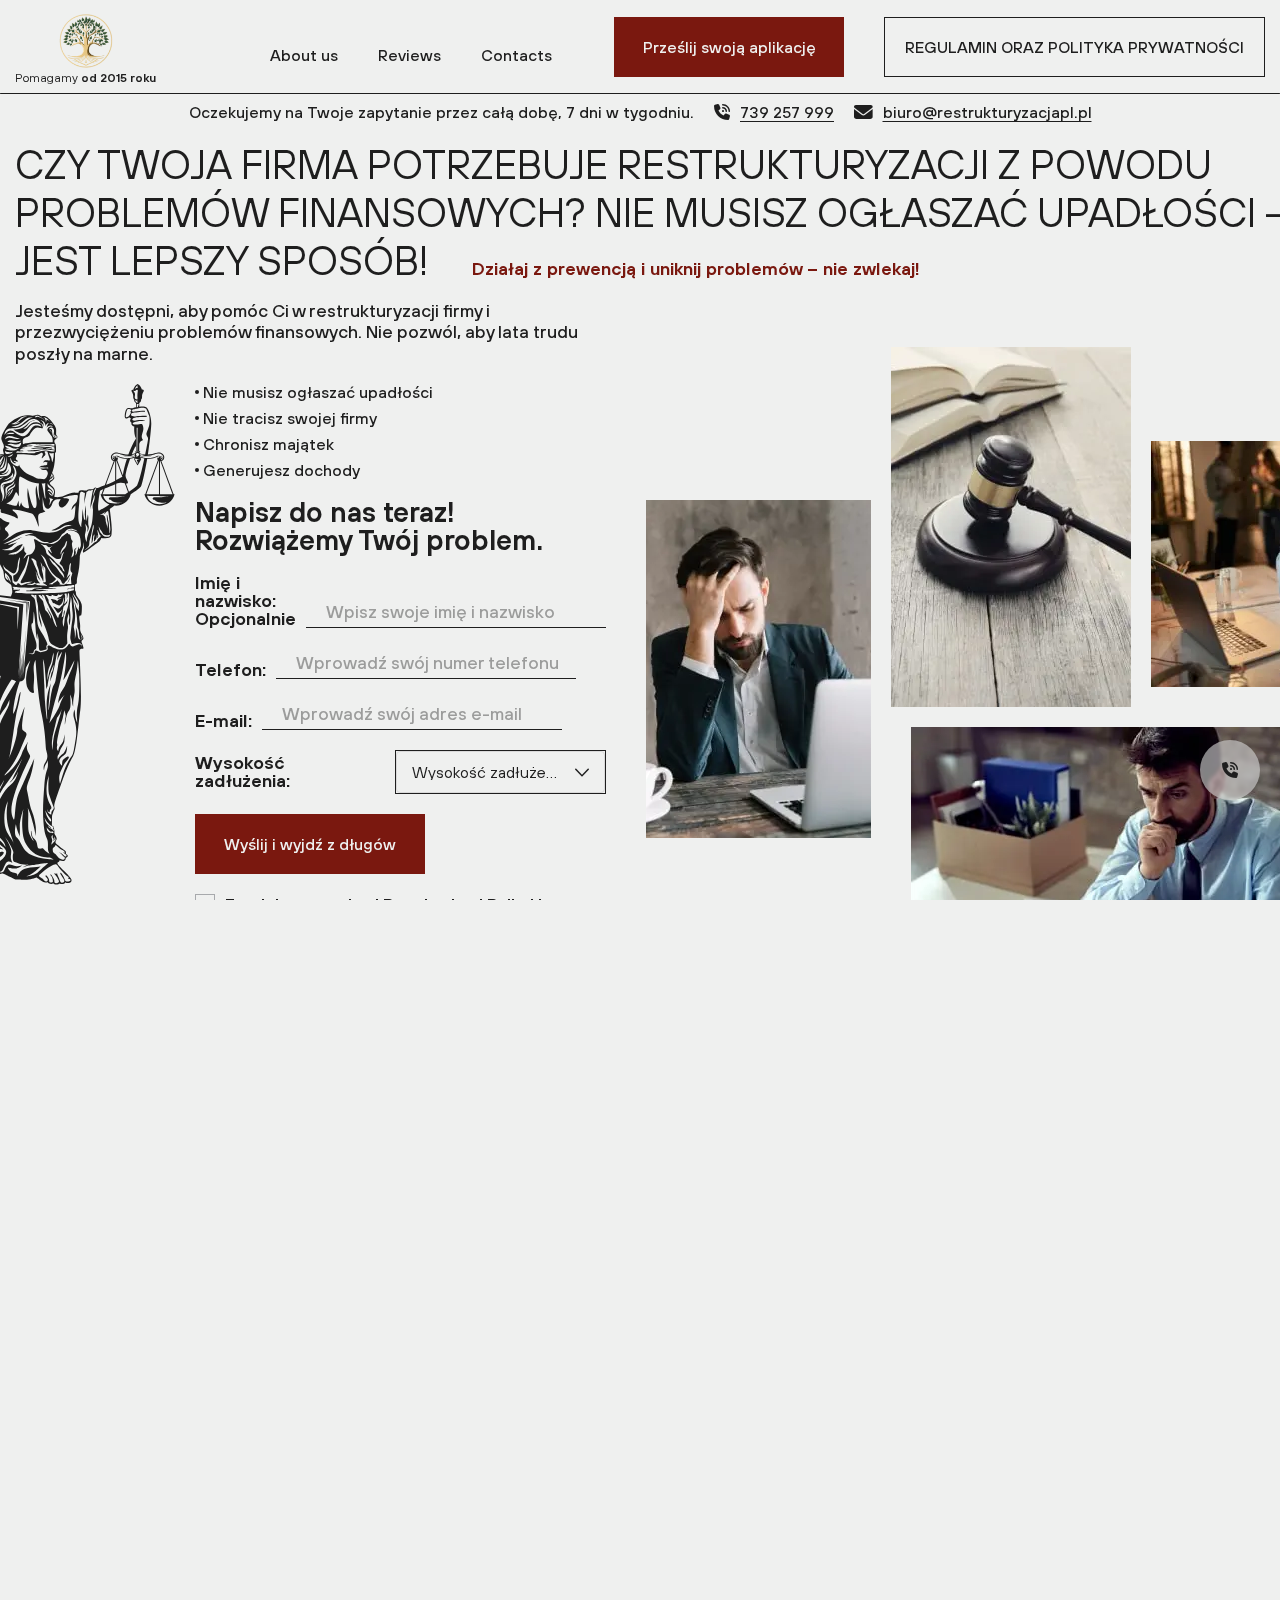
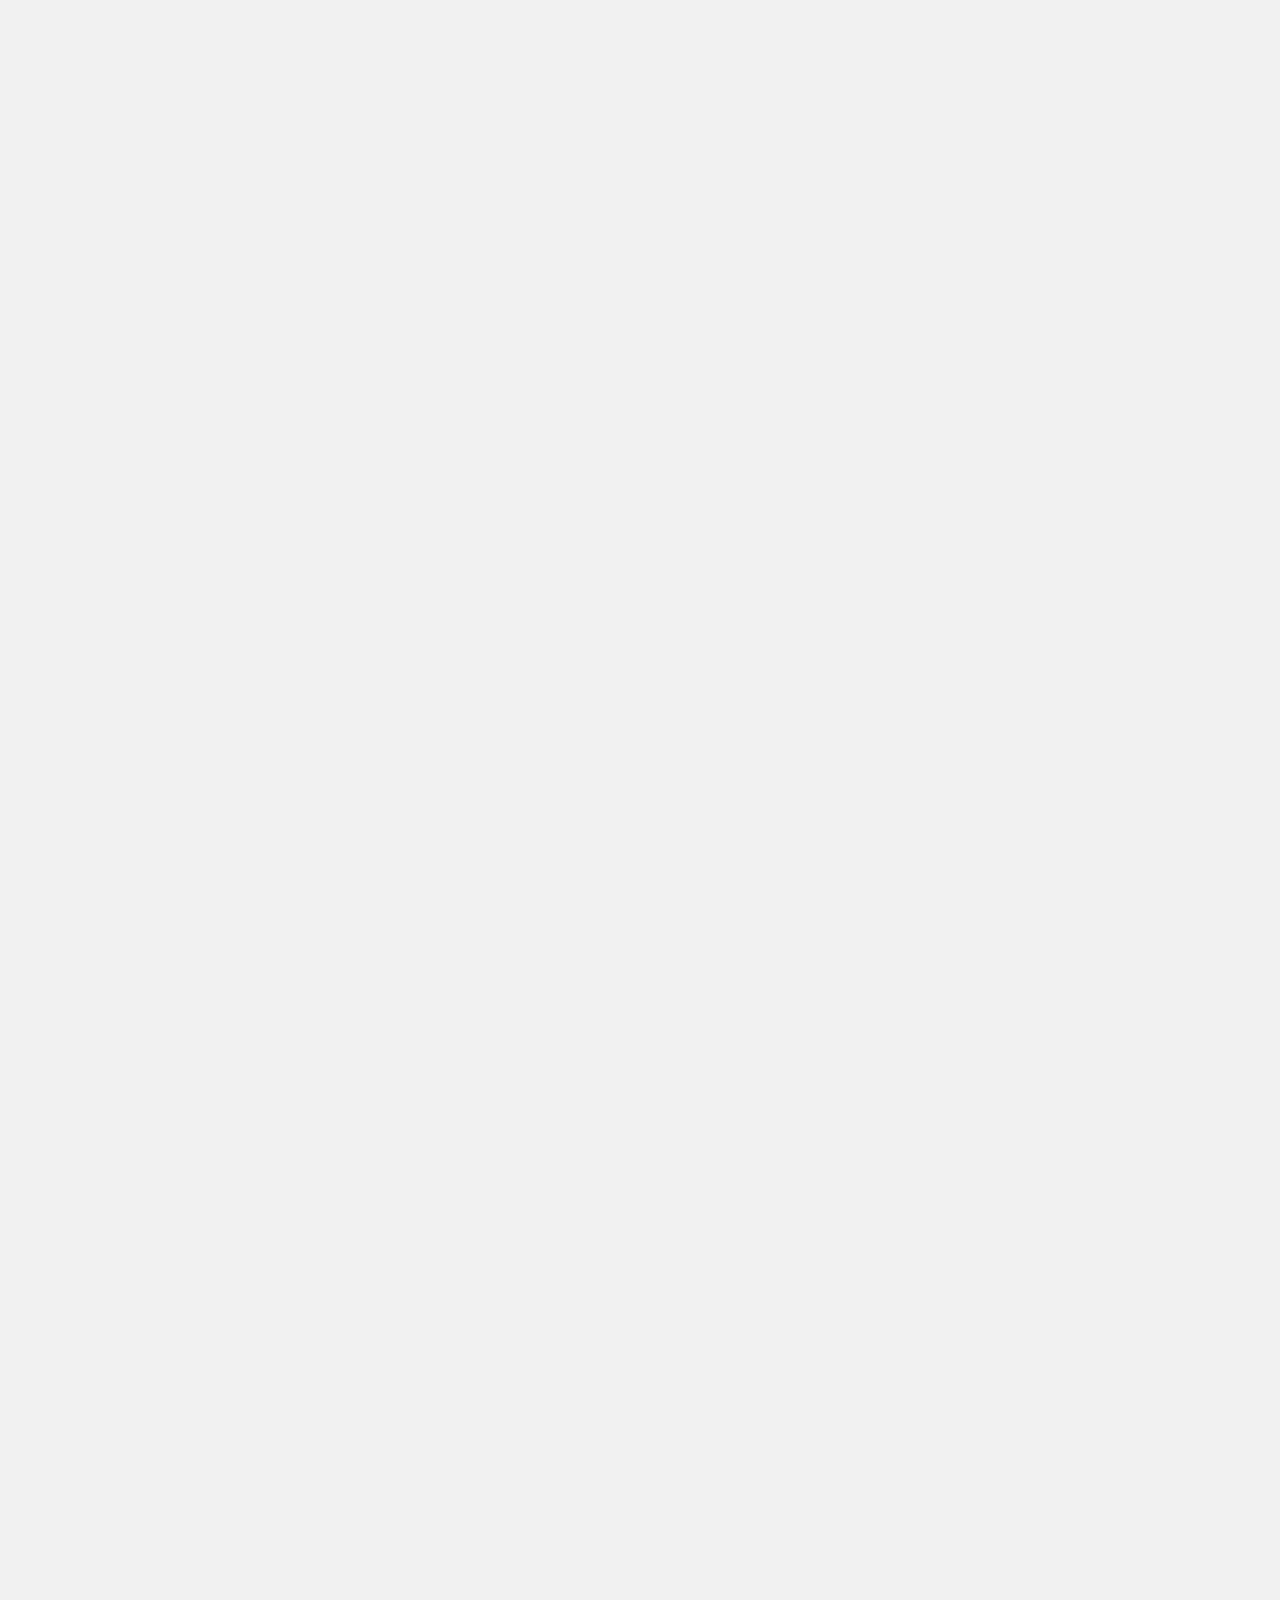
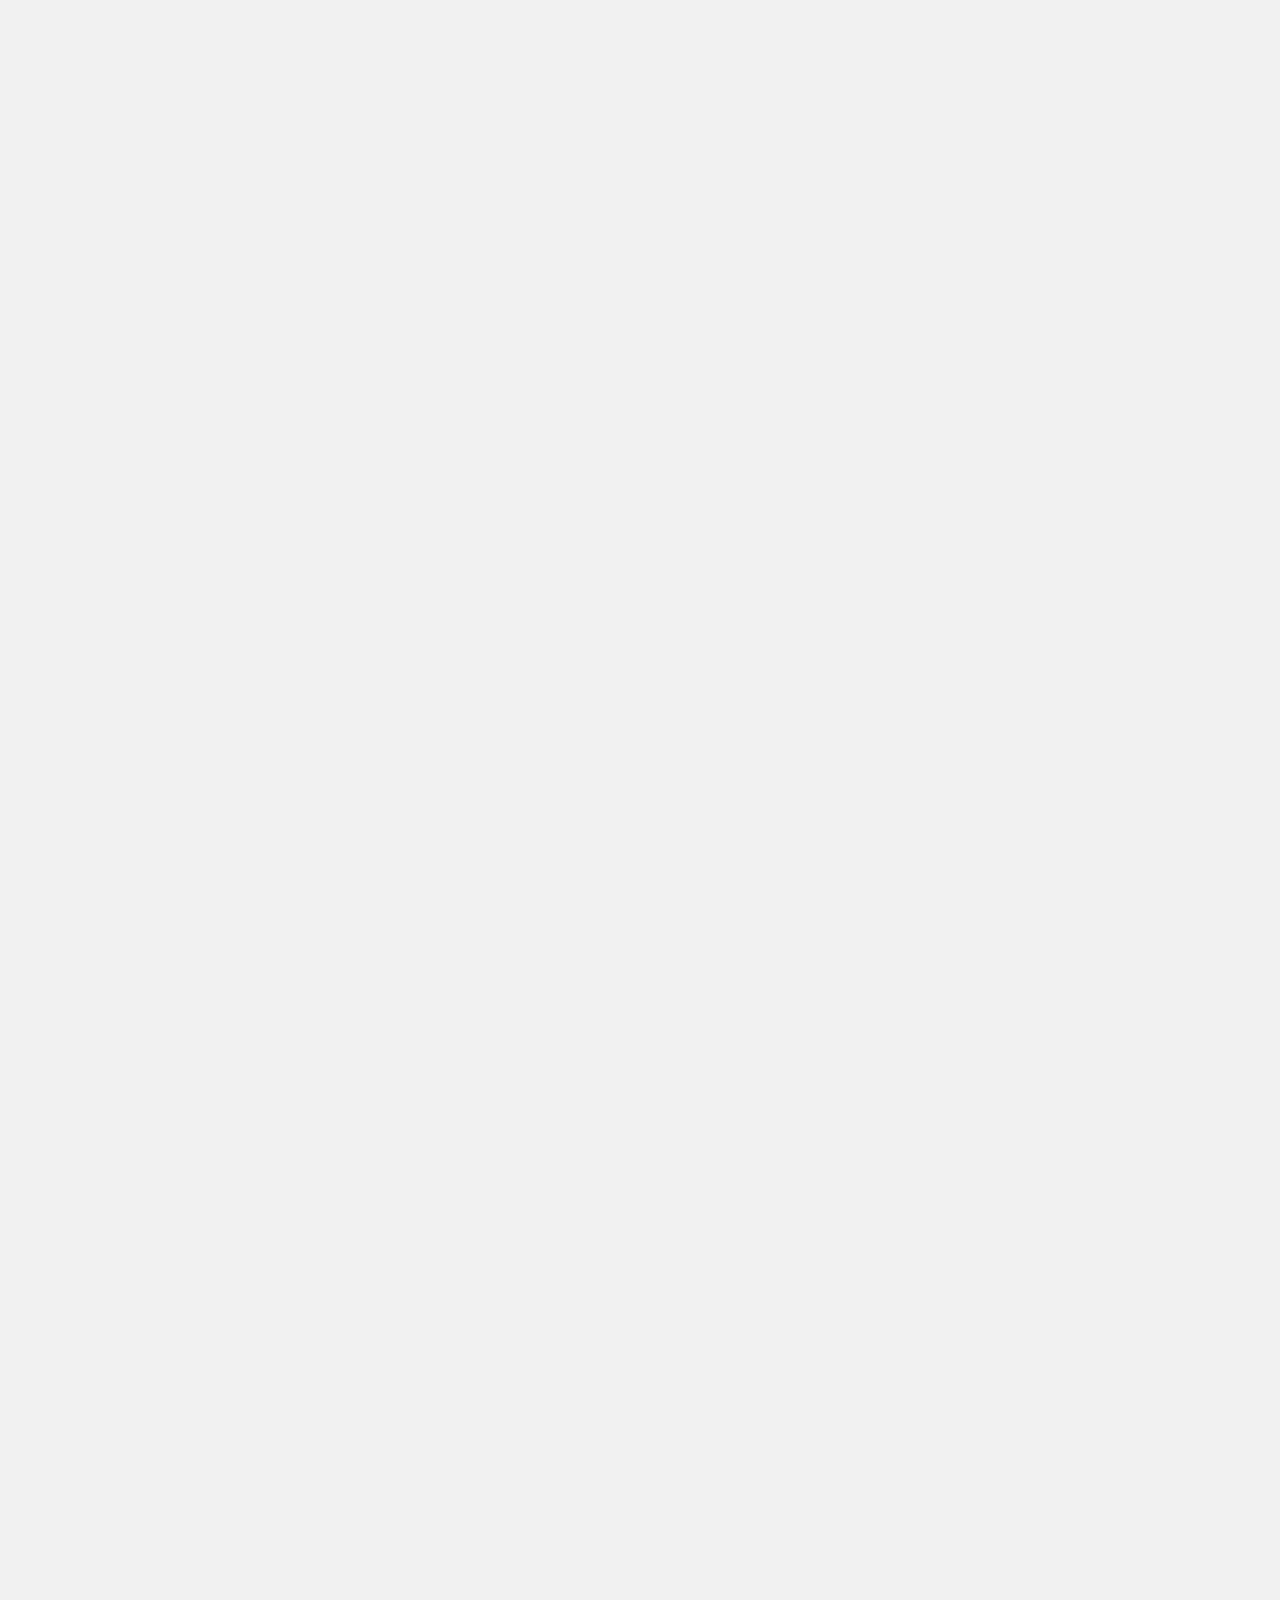
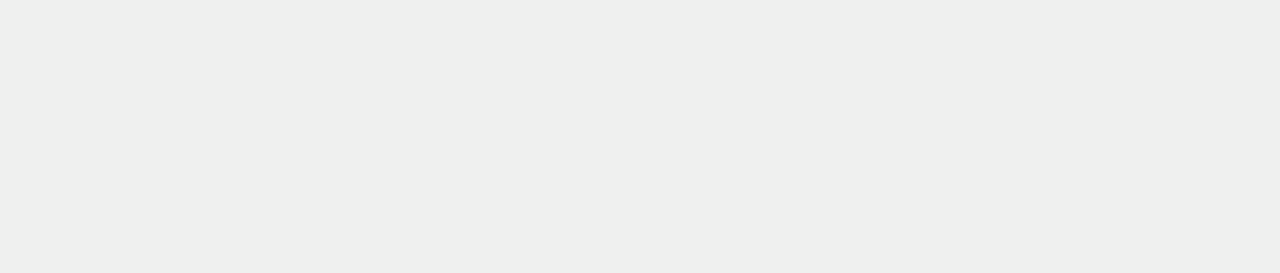
<file: index.html>
<!DOCTYPE html>
<html lang="en">

<head>
	<title>HomePage</title>
	<meta charset="UTF-8">
	<meta name="format-detection" content="telephone=no">
	<!-- <style>body{opacity: 0;}</style> -->
	<link rel="stylesheet" href="css/style.min.css?_v=20231217210831">
	<link rel="shortcut icon" href="favicon.ico">
	<!-- <meta name="robots" content="noindex, nofollow"> -->
	<meta name="viewport" content="width=device-width, initial-scale=1.0">
</head>

<body>
	<div class="preloader">
		<div class="preloader__logo"><picture><source srcset="img/logo.webp" type="image/webp"><img src="img/logo.png" alt=""></picture></div>
		<div>Pomagamy <span>od 2015 roku</span></div>
	</div>
	<div data-scroll-container id="target">
		<div class="wrapper">
			<a data-scroll-to href="#head" data-scroll data-scroll-sticky data-scroll-target="#target" class="go-top _icon-arrow-light"></a>
			<a href="#" class="go-phone _icon-phone" data-scroll data-scroll-sticky data-scroll-target="#target"></a>
			<div class="atantion" data-scroll data-scroll-sticky data-scroll-target="#target">
				<div class="atantion__box">
					Pomogliśmy już 300+
					osobom!<button type="button" class="button _icon-close"></button>
				</div>

			</div>
			<header class="header" id="head">
				<div class="header__container">
					<div class="header__logo-box">
						<div class="header__logo"><picture><source srcset="img/logo.webp" type="image/webp"><img src="img/logo.png" alt=""></picture></div>
						<div>Pomagamy <span>od 2015 roku</span></div>
					</div>
					<div class="header__menu menu">
						<button type="button" class="menu__icon icon-menu"><span></span></button>
						<nav class="menu__body">
							<ul class="menu__list">
								<li class="menu__item"><a class="menu__link _hover-link" data-scroll-to href="#about">About us</a></li>
								<li class="menu__item"><a data-scroll-to href="#reviews" class="menu__link _hover-link">Reviews</a></li>
								<li class="menu__item"><a data-scroll-to href="#contacts" class="menu__link _hover-link">Contacts</a></li>
							</ul>
						</nav>
					</div>
					<div class="header__actions actions-header">
						<a href="#" data-popup=".callback" class="_red-btn btn">Prześlij swoją aplikację</a>
						<a href="legal.html" class="_light-btn btn">REGULAMIN ORAZ POLITYKA PRYWATNOŚCI</a>
					</div>
				</div>
			</header>
			<main class="page">
				<section class="main">
					<div class="main__container">
						<div class="main__top top-main">
							<h1 class="top-main__info">Oczekujemy na Twoje zapytanie przez całą dobę, 7 dni w tygodniu.</h1>
							<a class="_icon-phone" href="tel:739 257 999">
								<p class="_line-hover">739 257 999</p>
							</a>
							<a class="_icon-mail" href="mailto:biuro@restrukturyzacjapl.pl">
								<p class="_line-hover">biuro@restrukturyzacjapl.pl</p>
							</a>
						</div>
						<div class="main__body">
							<div class="main__box">
								<div class="main__title">
									<h1>Czy Twoja firma potrzebuje restrukturyzacji z powodu problemów finansowych? Nie musisz
										ogłaszać upadłości – jest lepszy sposób!</h1>
									<p>Działaj z prewencją i uniknij problemów – nie zwlekaj!</p>
								</div>
								<div class="main__effect effect-main">
									<div class="effect-main__number">90%</div>
									<p class="effect-main__info">skuteczności</p>
									<img src="img/static/02.svg" alt="Effect image">
								</div>
							</div>
							<div class="main__hero hero-main">
								<div class="hero-main__body">
									<p class="hero-main__text">Jesteśmy dostępni, aby pomóc Ci w restrukturyzacji firmy i
										przezwyciężeniu problemów finansowych.
										Nie pozwól, aby lata trudu poszły na marne.</p>
									<div class="hero-main__inner">
										<div class="hero-main__left">
											<img src="img/static/01.svg" alt="image">
										</div>
										<div class="hero-main__riht">
											<ul class="hero-main__list">
												<li class="hero-main__item">Nie musisz ogłaszać upadłości</li>
												<li class="hero-main__item">Nie tracisz swojej firmy</li>
												<li class="hero-main__item">Chronisz majątek</li>
												<li class="hero-main__item">Generujesz dochody</li>
											</ul>
											<form class="hero-main__form	 form-contacts-bottom">
												<div class="form-contacts-bottom__title">Napisz do nas teraz! Rozwiążemy Twój
													problem.
												</div>
												<div class="form-contacts-bottom__item item-form-contacts-bottom">
													<label for="name">Imię i nazwisko: Opcjonalnie</label>
													<input id="name" autocomplete="off" type="text" name="form[]" placeholder="Wpisz swoje imię i nazwisko" class="input">
												</div>
												<div class="form-contacts-bottom__item item-form-contacts-bottom">
													<label for="phone">Telefon:</label>
													<input id="phone" autocomplete="off" type="text" name="form[]" placeholder="Wprowadź swój numer telefonu" class="input">
												</div>
												<div class="form-contacts-bottom__item item-form-contacts-bottom">
													<label for="email">E-mail:</label>
													<input id="email" autocomplete="off" type="text" name="form[]" placeholder="Wprowadź swój adres e-mail" class="input">
												</div>
												<div class="form-contacts-bottom__item item-form-contacts-bottom select-item">
													<label for="">Wysokość zadłużenia:</label>
													<select name="form[]" data-class-modif="form">
														<option value="" selected>Wysokość zadłużenia</option>
														<option value="2">do 10.000 zł</option>
														<option value="3">do 50.000 zł</option>
														<option value="4">do 100.000 zł</option>
														<option value="4">do 500.000 zł</option>
														<option value="5">powyżej 500.000 zł</option>
													</select>
												</div>
												<button type="submit" class="_red-btn btn">Wyślij i wyjdź z długów</button>
												<div class="checkbox">
													<input checked id="c_1" data-error="Помилка" class="checkbox__input" type="checkbox" value="1" name="form[]">
													<label for="c_1" class="checkbox__label _icon-check"><span class="checkbox__text">Zgodnie z
															zasadami Regulaminu i Polityki Prywatności zgadzam się na przetwarzanie
															moich danych
															osobowych przez Administratora - pfkancelaria Sp. z o.o</span></label>
												</div>
											</form>

											<div class="hero-main__link _icon-arrow"></div>
										</div>
									</div>


								</div>
								<div class="hero-main__pictures pictures-hero-main">
									<picture><source srcset="img/main/01.webp" type="image/webp"><img src="img/main/01.jpg" alt="image"></picture>
									<div class="pictures-hero-main_box">
										<div class="pictures-hero-main_box__top">
											<picture><source srcset="img/main/02.webp" type="image/webp"><img src="img/main/02.jpg" alt="image"></picture>
											<picture><source srcset="img/main/03.webp" type="image/webp"><img class="two-image" src="img/main/03.jpg" alt="image"></picture>
										</div>
										<div class="pictures-hero-main_box__bottom">
											<picture><source srcset="img/main/04.webp" type="image/webp"><img src="img/main/04.jpg" alt="image"></picture>
										</div>
									</div>
								</div>
							</div>
						</div>
					</div>
				</section>
				<section class="about" id="about">
					<div class="about__container">
						<h2 class="about__title">Osiągnęliśmy sukces w ponad 250 sprawach oddłużeniowych.</h2>
						<div class="about__info">
							<p>Chcesz dowiedzieć się więcej na temat restrukturyzacji firmy? Twoja firma boryka się z
								problemami finansowymi? Szukasz rozwiązania, aby ocalić przedsiębiorstwo przed komornikiem?
								Jesteśmy ekspertami w dziedzinie restrukturyzacji firm.</p>
							<p>Nie rezygnuj! Jesteś profesjonalistą w swojej branży, a każdą firmę można odnowić. Nasze
								działania pomogą Ci rozwiązać kwestie finansowe, windykację, uniknąć komornika i uporać się z
								nieuczciwymi kontrahentami. Odzyskaj płynność finansową!
							</p>
						</div>
						<div class="about__items">
							<div class="about__item item-about">
								<div class="item-about__image"><img src="img/icons/03.svg" alt="image"></div>

								<h3 class="item-about__title">Dokładna analiza.</h3>
								<h4 class="item-about__info">Przeprowadzimy dokładną i rzeczową analizę Twojej sytuacji.
									Wyznaczymy cele zgodne z Twoimi oczekiwaniami i kompleksowo przygotujemy do postępowania.
								</h4>
							</div>
							<div class="about__item item-about">
								<div class="item-about__image"><img src="img/icons/04.svg" alt="image"></div>

								<h3 class="item-about__title">Pomoc dla każdego.</h3>
								<h4 class="item-about__info">Zapewniamy 100% gwarancji jakości obsługi klienta. Pomagamy w
									kompletowaniu koniecznej dokumentacji i służymy wsparciem w każdym etapie postępowania
									upadłości konsumenckiej.
								</h4>
							</div>
							<div class="about__item item-about">
								<div class="item-about__image"><img src="img/icons/05.svg" alt="image"></div>

								<h3 class="item-about__title">Wiedza i doświadczenie.</h3>
								<h4 class="item-about__info">Jako jedyni na rynku usług prawnych posiadamy odpowiednią wiedzę i
									doświadczenie, dzięki którym od lat pomagamy naszym klientom rozpocząć nowe życie bez długów.
								</h4>
							</div>
						</div>
					</div>
				</section>
				<section class="next">
					<div class="next__container">
						<div class="next__info">
							<h2 class="next__title">Odbuduj swoją przyszłość finansową z naszą pomocą. Sprawdź naszą
								skuteczność.
							</h2>
							<p class="next__text">Prowadzimy procesy restrukturyzacji firm. Ocalamy przedsiębiorstwa i
								umożliwiamy
								im kontynuację działalności bez obciążających zadłużeń, zgodnie z zasadami rynkowymi.
								Restrukturyzacja to działanie mające na celu uzdrowienie aspektów finansowych i prawnych
								działalności firm. Dzięki temu można prowadzić przedsiębiorstwo bez długów, unikając problemów z
								komornikami i wierzycielami. Ogłoszenie upadłości i likwidacja firmy to ostateczność, którą
								rozważamy jako część strategii działania.
							</p>
							<div class="next__contacts contacts-bottom__info info-contacts-bottom">
								<h2 class="info-contacts-bottom__title">Nie czekaj i skontaktuj się z nami już dziś!</h2>
								<div class="info-contacts-bottom__uptitle">Oczekujemy na Twoje zapytanie przez całą dobę, 7 dni
									w
									tygodniu.</div>
								<p class="info-contacts-bottom__info">Zadzwoń lub napisz do nas. Najpóźniej w ciągu 12 godzin
									oddzwoni do Ciebie nasz Doradca, który odpowie na wszystkie Twoje pytania i zaproponuje
									najlepszy sposób na rozwiązanie Twoich problemów.</p>
								<ul class="info-contacts-bottom__list">
									<li class="info-contacts-bottom__item _icon-phone">
										<a href="tel:739257999" class="info-contacts-bottom__link">739 257 999</a>
									</li>
									<li class="info-contacts-bottom__item _icon-mail">
										<a href="mailto:biuro@restrukturyzacjapl.pl" class="info-contacts-bottom__link">biuro@restrukturyzacjapl.pl</a>
									</li>
								</ul>
								<a href="#" data-popup=".callback" class="next__link _light-btn btn _light-border">Zgłoś się do
									nas już dziś</a>

							</div>
						</div>
						<div class="next__body">
							<div class="next__items">
								<div class="next__item item-next">
									<span>I</span>
									<div class="item-next__info info-item-next">
										<div class="info-item-next__title">Masz firme z problemami finansowymi?</div>
									</div>
								</div>
								<div class="next__item item-next">
									<span>II</span>
									<div class="item-next__info info-item-next">
										<div class="info-item-next__title">Zadzwon lub pisz smiato</div>
										<div class="info-item-next__box">
											<p class="info-item-next__text">Wypetnij nasz formularz kontaktowy, zadzwon lub napisz
												e-mail. Odpowiemy w ciagu 8 godzin roboczych i doktadnie przeanalizujemy Twoja
												sytuacje.</p>
										</div>
									</div>
								</div>
								<div class="next__item item-next">
									<span>III</span>
									<div class="item-next__info info-item-next">
										<div class="info-item-next__title">Indywidualny plan dziatania.</div>
										<div class="info-item-next__box">
											<ul class="info-item-next__list">
												<li class="info-item-next__item">
													1. Przeprowadzenie audytu trudnej sytuacji ekonomicznej w Twojej firmie.
												</li>
												<li class="info-item-next__item">
													2. Wdrozenie spersonalizowanego planu restrukturyzacyjnego.
												</li>
												<li class="info-item-next__item">
													3. Opracowanie nowej strategi dziatalnosci, dostosowanej do Twoich potrzeb.
												</li>
												<li class="info-item-next__item">
													4. Profesjonalne wsparcie ze strony naszego doswiadczonego sztabu specjalistów.
												</li>
												<li class="info-item-next__item">
													5. Skuteczna ochrona Twojego majatku i kapitatu przed egzekucja komornicza.
												</li>
											</ul>
										</div>
									</div>
								</div>
								<div class="next__item item-next">
									<span>IV</span>
									<div class="item-next__info info-item-next">
										<div class="info-item-next__title">Trudnost pokonana</div>

									</div>
								</div>
							</div>
						</div>
					</div>
				</section>
				<section class="reviews" id="reviews">
					<div class="reviews__container">
						<div class="reviews__info info-reviews">
							<h2 class="info-reviews__title">Nasz zespół działa kompleksowo, oferując wsparcie w
								restrukturyzacji firmy. Posiadamy własny dział prawny, księgowy i finansowy.</h2>
							<div class="info-reviews__info">
								<p>Specjalizujemy się w przeprowadzaniu postępowań sanacyjnych dla firm. Nasze działania ratują
									przedsiębiorstwa i pozwalają im działać bez zadłużeń, zgodnie z zasadami rynkowymi. Sanacja
									to proces, który pomaga w uzdrowieniu sytuacji finansowej i prawnej firm. Dzięki naszym
									usługom można prowadzić przedsiębiorstwo bez długów, problemów z komornikami i wierzycielami.
								</p>
								<p>Nasze doświadczenie obejmuje różne branże, w tym: BUDOWNICTWO | ROLNICTWO | TRANSPORT |
									PRODUKCJA | HANDEL I USŁUGI.
								</p>
							</div>
							<a data-popup=".callback" href="#" class="info-reviews__link _red-btn btn">Skontaktuj się z nami i
								wyjdź z długów</a>
						</div>
						<div class="reviews__main">
							<span class="reviews__icon _icon-quotes"></span>
							<!-- Оболонка слайдера -->
							<div class="reviews__slider swiper">
								<!-- Частина слайдера, що рухається -->
								<div class="reviews__wrapper swiper-wrapper slider-reviews">
									<!-- Слайд -->
									<div class="reviews__slide swiper-slide reviews-slide">
										<div class="reviews-slide__text">12312312Współpraca na najwyższym poziomie. Dzięki
											profesjonalnemu
											wsparciu, moja sprawa zakończyła się sukcesem. Wiem, że bez pomocy tak doświadczonej
											kancelarii, szanse na pozytywne rozwiązanie byłyby znacznie mniejsze. Rozprawa
											przebiegła pomyślnie, teraz przed nami kolejny etap, i na pewno skorzystam z ich pomocy
											ponownie.
										</div>
										<div class="reviews-slide__hero">
											<div class="reviews-slide__image-ibg">
												<picture><source srcset="img/users/01.webp" type="image/webp"><img src="img/users/01.jpg" alt="User photo"></picture>
											</div>
											<div class="reviews-slide__hero-info">
												<span class="reviews-slide__name">p. Agnieszka z Warszawy</span>
												<span>500 000 zł zadłużenia</span>
											</div>
										</div>
									</div>
									<div class="reviews__slide swiper-slide reviews-slide">
										<div class="reviews-slide__text">Współpraca na najwyższym poziomie. Dzięki profesjonalnemu
											wsparciu, moja sprawa zakończyła się sukcesem. Wiem, że bez pomocy tak doświadczonej
											kancelarii, szanse na pozytywne rozwiązanie byłyby znacznie mniejsze. Rozprawa
											przebiegła pomyślnie, teraz przed nami kolejny etap, i na pewno skorzystam z ich pomocy
											ponownie.
										</div>
										<div class="reviews-slide__hero">
											<div class="reviews-slide__image-ibg">
												<picture><source srcset="img/users/01.webp" type="image/webp"><img src="img/users/01.jpg" alt="User photo"></picture>
											</div>
											<div class="reviews-slide__hero-info">
												<span class="reviews-slide__name">p. Agnieszka z Warszawy</span>
												<span>500 000 zł zadłużenia</span>
											</div>
										</div>
									</div>
									<div class="reviews__slide swiper-slide reviews-slide">
										<div class="reviews-slide__text">Współpraca na najwyższym poziomie. Dzięki profesjonalnemu
											wsparciu, moja sprawa zakończyła się sukcesem. Wiem, że bez pomocy tak doświadczonej
											kancelarii, szanse na pozytywne rozwiązanie byłyby znacznie mniejsze. Rozprawa
											przebiegła pomyślnie, teraz przed nami kolejny etap, i na pewno skorzystam z ich pomocy
											ponownie.
										</div>
										<div class="reviews-slide__hero">
											<div class="reviews-slide__image-ibg">
												<picture><source srcset="img/users/01.webp" type="image/webp"><img src="img/users/01.jpg" alt="User photo"></picture>
											</div>
											<div class="reviews-slide__hero-info">
												<span class="reviews-slide__name">p. Agnieszka z Warszawy</span>
												<span>500 000 zł zadłużenia</span>
											</div>
										</div>
									</div>
								</div>
							</div>
							<div class="slider-reviews__nav">
								<button type="button" class="reviews-button-prev _icon-arrow"></button>
								<button type="button" class="reviews-button-next _icon-arrow"></button>
							</div>
						</div>
					</div>
				</section>
				<section class="contacts-bottom" id="contacts">
					<img src="img//icons/02.svg" alt="icon" class="contacts-bottom__icon">
					<picture><source srcset="img/background.webp" type="image/webp"><img class="contacts-bottom__background" src="img/background.jpg" alt="background contacts photo" data-scroll data-scroll-speed="-3.4"></picture>
					<div class="contacts-bottom__container">
						<div class="contacts-bottom__info info-contacts-bottom">
							<h2 class="info-contacts-bottom__title">Nie czekaj i skontaktuj się z nami już dziś!</h2>
							<div class="info-contacts-bottom__uptitle">Oczekujemy na Twoje zapytanie przez całą dobę, 7 dni w
								tygodniu.</div>
							<p class="info-contacts-bottom__info">Zadzwoń lub napisz do nas. Najpóźniej w ciągu 12 godzin
								oddzwoni do Ciebie nasz Doradca, który odpowie na wszystkie Twoje pytania i zaproponuje
								najlepszy sposób na rozwiązanie Twoich problemów.</p>
							<ul class="info-contacts-bottom__list">
								<li class="info-contacts-bottom__item _icon-phone">
									<a href="tel:739257999" class="info-contacts-bottom__link">739 257 999</a>
								</li>
								<li class="info-contacts-bottom__item _icon-mail">
									<a href="mailto:biuro@restrukturyzacjapl.pl" class="info-contacts-bottom__link">biuro@restrukturyzacjapl.pl</a>
								</li>
							</ul>

						</div>
						<form class="contacts-bottom__form form-contacts-bottom">
							<div class="form-contacts-bottom__title">Napisz do nas teraz! Rozwiążemy Twój problem.
							</div>
							<div class="form-contacts-bottom__item item-form-contacts-bottom">
								<label for="name">Imię i nazwisko: Opcjonalnie</label>
								<input id="name" autocomplete="off" type="text" name="form[]" placeholder="Wpisz swoje imię i nazwisko" class="input">
							</div>
							<div class="form-contacts-bottom__item item-form-contacts-bottom">
								<label for="phone">Telefon:</label>
								<input id="phone" autocomplete="off" type="text" name="form[]" placeholder="Wprowadź swój numer telefonu" class="input">
							</div>
							<div class="form-contacts-bottom__item item-form-contacts-bottom">
								<label for="email">E-mail:</label>
								<input id="email" autocomplete="off" type="text" name="form[]" placeholder="Wprowadź swój adres e-mail" class="input">
							</div>
							<div class="form-contacts-bottom__item item-form-contacts-bottom select-item">
								<label for="">Wysokość zadłużenia:</label>
								<select name="form[]" data-class-modif="form">
									<option value="" selected>Wysokość zadłużenia</option>
									<option value="2">do 10.000 zł</option>
									<option value="3">do 50.000 zł</option>
									<option value="4">do 100.000 zł</option>
									<option value="4">do 500.000 zł</option>
									<option value="5">powyżej 500.000 zł</option>
								</select>
							</div>
							<button type="submit" class="_light-btn btn _light-border">Wyślij i wyjdź z długów</button>
							<div class="checkbox">
								<input checked id="c_1" data-error="Помилка" class="checkbox__input" type="checkbox" value="1" name="form[]">
								<label for="c_1" class="checkbox__label _icon-check"><span class="checkbox__text">Zgodnie z
										zasadami Regulaminu i Polityki Prywatności zgadzam się na przetwarzanie moich danych
										osobowych przez Administratora - pfkancelaria Sp. z o.o</span></label>
							</div>
						</form>
					</div>
				</section>

				<section class="info">
					<div class="info__container">
						<p>Zgodnie z zasadami Regulaminu i Polityki Prywatności zgadzam się na przetwarzanie moich danych
							osobowych przez Administratora - pfkancelaria Sp. z o.o Droga Użytkowniczko, Drogi Użytkowniku, od
							dnia 25 maja 2018 roku zacznie obowiązywać Rozporządzenie Parlamentu Europejskiego i Rady (UE)
							2016/679 z dnia 27 kwietnia 2016 r (dalej zwane – „RODO”), którego przedmiotem jest ochrona Twoich
							danych osobowych.</p>
						<p>W związku z tym pragniemy Cię poinformować, że w ramach prowadzenia naszej strony internetowej
							korzystamy z wielu technologii służących zbieraniu i przetwarzaniu danych osobowych, także
							związanych z plikami „cookie”.</p>
						<p>Administratorem Twoich danych osobowych będzie pfkancelaria Spółka z ograniczoną
							odpowiedzialnością. </p>
						<p>Kancelaria przetwarza Twoje dane osobowe przede wszystkim w celu nawiązania kontaktu i ustalenia
							warunków ewentualnej późniejszej współpracy, wyłącznie za Twoją zgodą i na wspólnie ustalonych
							warunkach. Dodatkowo wykorzystujemy dane osobowe w celach prowadzenia działań marketingowych, w tym
							analizowania i profilowania, a także świadczenia usług drogą elektroniczną, dopasowania treści
							stron internetowych do preferencji i zainteresowań, wykrywania botów i nadużyć w usługach, a także
							pomiarów
							statystycznych i udoskonalenia usług. Jeżeli nie zechcesz przekazać nam danych osobowych może to
							poskutkować brakiem możliwości świadczenia usług na Twoją rzecz.</p>
						<div class="info__list">
							<div class="info__list-title">Podstawą dla przetwarzania Twoich danych osobowych jest przede
								wszystkim:</div>
							<ul>
								<li><span>I</span>
									<p>Wyraźnie udzielona zgoda</p>
								</li>
								<li><span>II</span>
									<p>Przygotowanie do zawarcia i realizacja umowy,</p>
								</li>
								<li><span>III</span>
									<p>Nasz prawnie uzasadniony interes rozumiany jako konieczność wywiązania się z zawartej z
										Tobą
										umowy, podjęcie kontaktu na Twoją wyraźną prośbę, zapobieganie ewentualnym oszustwom
										godzącym
										w interesy Kancelarii oraz Twoje. Kancelaria dokłada najwyższej staranności w zakresie
										ochrony danych osobowych przed udostępnieniem ich osobom trzecim. Wyjątkiem od tego jest
										przekazywanie danych <a href="#">Zaufanym Podmiotom</a>, które świadczą usługi na rzecz
										Kancelarii, np.:
										zapewniającym hosting serwisów internetowych, a także <a href="#">Podmiotom Grupy
											Kapitałowej</a>
										współpracującym z Kancelarią w celu świadczenia kompleksowych pakietów usług najwyższej
										jakości.</p>
								</li>
							</ul>
						</div>
						<p>Przysługuje Ci szereg uprawnień związanych z przetwarzaniem danych osobowych, m. in. prawo: dostępu
							do danych, ich sprostowania, usunięcia lub ograniczenia przetwarzania, a także wniesienia sprzeciwu
							wobec przetwarzania danych lub do przenoszenia danych. Dodatkowo możesz cofnąć udzieloną zgodę na
							ich przetwarzanie. Masz także prawo wnieść skargę dotyczącą przetwarzania Twoich danych osobowych
							do Prezesa Urzędu Ochrony Danych Osobowych.</p>
						<p>W zależności od podstawy przetwarzania danych Kancelaria będzie je przetwarzać wyłącznie przez czas
							potrzebny do realizowania celów, dla których zostały pobrane (np. wykonania postanowień zawartej
							umowy) oraz z uwzględnieniem
							obowiązków nałożonych przez RODO i inne przepisy.</p>
						<p>Zapraszamy do zapoznania się ze szczegółowymi informacjami oraz zasadami przetwarzania danych
							osobowych zamieszczonymi w Regulaminie i Polityce Prywatności.</p>
					</div>
				</section>

			</main>
			<footer class="footer" data-scroll>
				<img class="footer__city-image" src="img/footer/01.svg" alt="image">
				<div class="footer__container">
					<div class="footer__top top-footer">
						<div class="top-footer__action action-top-footer">
							<p class="action-top-footer__info">Czy Twoja firma potrzebuje restrukturyzacji z powodu problemów
								finansowych? Nie musisz ogłaszać upadłości – jest lepszy sposób!</p>
							<a href="#" data-popup=".callback" class="action-top-footer__link _line-hover _light">ZAPISZ SIĘ!</a>
						</div>
						<div class="top-footer__center">
							<div class="top-footer__logo">
								<picture><source srcset="img/logo.webp" type="image/webp"><img src="img/logo.png" alt="Footer logo"></picture>
							</div>
							<div class="top-footer__light">
								<a href="#">Made with <span class="_icon-love"></span> by tolight.studio</a>
							</div>
						</div>
						<div class="top-footer__contacts contacts-top-footer">
							<div class="contacts-top-footer__box">

								<div class="contacts-top-footer__label">Contacts</div>
								<ul class="contacts-top-footer__list">
									<li class="contacts-top-footer__item">
										<a href="#" class="contacts-top-footer__link _icon-phone "><span class="_hover-link _dark-link">739
												257 999</span></a>
									</li>
									<li class="contacts-top-footer__item">
										<a href="#" class="contacts-top-footer__link _icon-mail "><span class="_hover-link _dark-link">biuro@restrukturyzacjapl.pl</і></a>
									</li>
								</ul>
							</div>
						</div>
					</div>
					<div class="footer__bottom bottom-footer">
						<p class="bottom-footer__info">© 2023 Pfkancelaria Sp. - All rights reserved.</p>
						<a href="legal.html" class="bottom-footer__link _hover-link _dark-link">REGULAMIN ORAZ POLITYKA PRYWATNOŚCI</a>
					</div>
				</div>
			</footer>
		</div>
	</div>
	<div id="popup" aria-hidden="true" class="popup callback">
		<div class="popup__wrapper">
			<div class="popup__content">
				<div class="popup__text">
					<div class="popup__left left-popup">
						<picture><source srcset="img/modal/01.webp" type="image/webp"><img src="img/modal/01.jpg" alt="modal image"></picture>
					</div>
					<div class="popup__right right-popup">
						<div class="right-popup__logo">
							<div class="right-popup__box">
								<picture><source srcset="img/logo.webp" type="image/webp"><img src="img/logo.png" alt=""></picture>
								<div>Pomagamy <span>od 2015 roku</span></div>
							</div>
							<button data-close type="button" class="popup__close _icon-close"></button>
						</div>
						<form class="right-popup__form form-contacts-bottom">
							<div class="form-contacts-bottom__title">Napisz do nas teraz! Rozwiążemy Twój problem.
							</div>
							<div class="form-contacts-bottom__item item-form-contacts-bottom">
								<label for="name">Imię i nazwisko: Opcjonalnie</label>
								<input id="name" autocomplete="off" type="text" name="form[]" placeholder="Wpisz swoje imię i nazwisko" class="input">
							</div>
							<div class="form-contacts-bottom__item item-form-contacts-bottom">
								<label for="phone">Telefon:</label>
								<input id="phone" autocomplete="off" type="text" name="form[]" placeholder="Wprowadź swój numer telefonu" class="input">
							</div>
							<div class="form-contacts-bottom__item item-form-contacts-bottom">
								<label for="email">E-mail:</label>
								<input id="email" autocomplete="off" type="text" name="form[]" placeholder="Wprowadź swój adres e-mail" class="input">
							</div>
							<div class="form-contacts-bottom__item item-form-contacts-bottom select-item">
								<label for="">Wysokość zadłużenia:</label>
								<select name="form[]" data-class-modif="form">
									<option value="" selected>Wysokość zadłużenia</option>
									<option value="2">do 10.000 zł</option>
									<option value="3">do 50.000 zł</option>
									<option value="4">do 100.000 zł</option>
									<option value="4">do 500.000 zł</option>
									<option value="5">powyżej 500.000 zł</option>
								</select>
							</div>
							<button type="submit" class="_light-btn btn _light-border">Wyślij i wyjdź z długów</button>
							<div class="checkbox">
								<input checked id="c_1" data-error="Помилка" class="checkbox__input" type="checkbox" value="1" name="form[]">
								<label for="c_1" class="checkbox__label _icon-check"><span class="checkbox__text">Zgodnie z
										zasadami Regulaminu i Polityki Prywatności zgadzam się na przetwarzanie moich danych
										osobowych przez Administratora - pfkancelaria Sp. z o.o</span></label>
							</div>
						</form>
					</div>
				</div>
			</div>
		</div>
	</div>
	<script src="js/app.min.js?_v=20231217210831"></script>


</body>

</html>
</file>
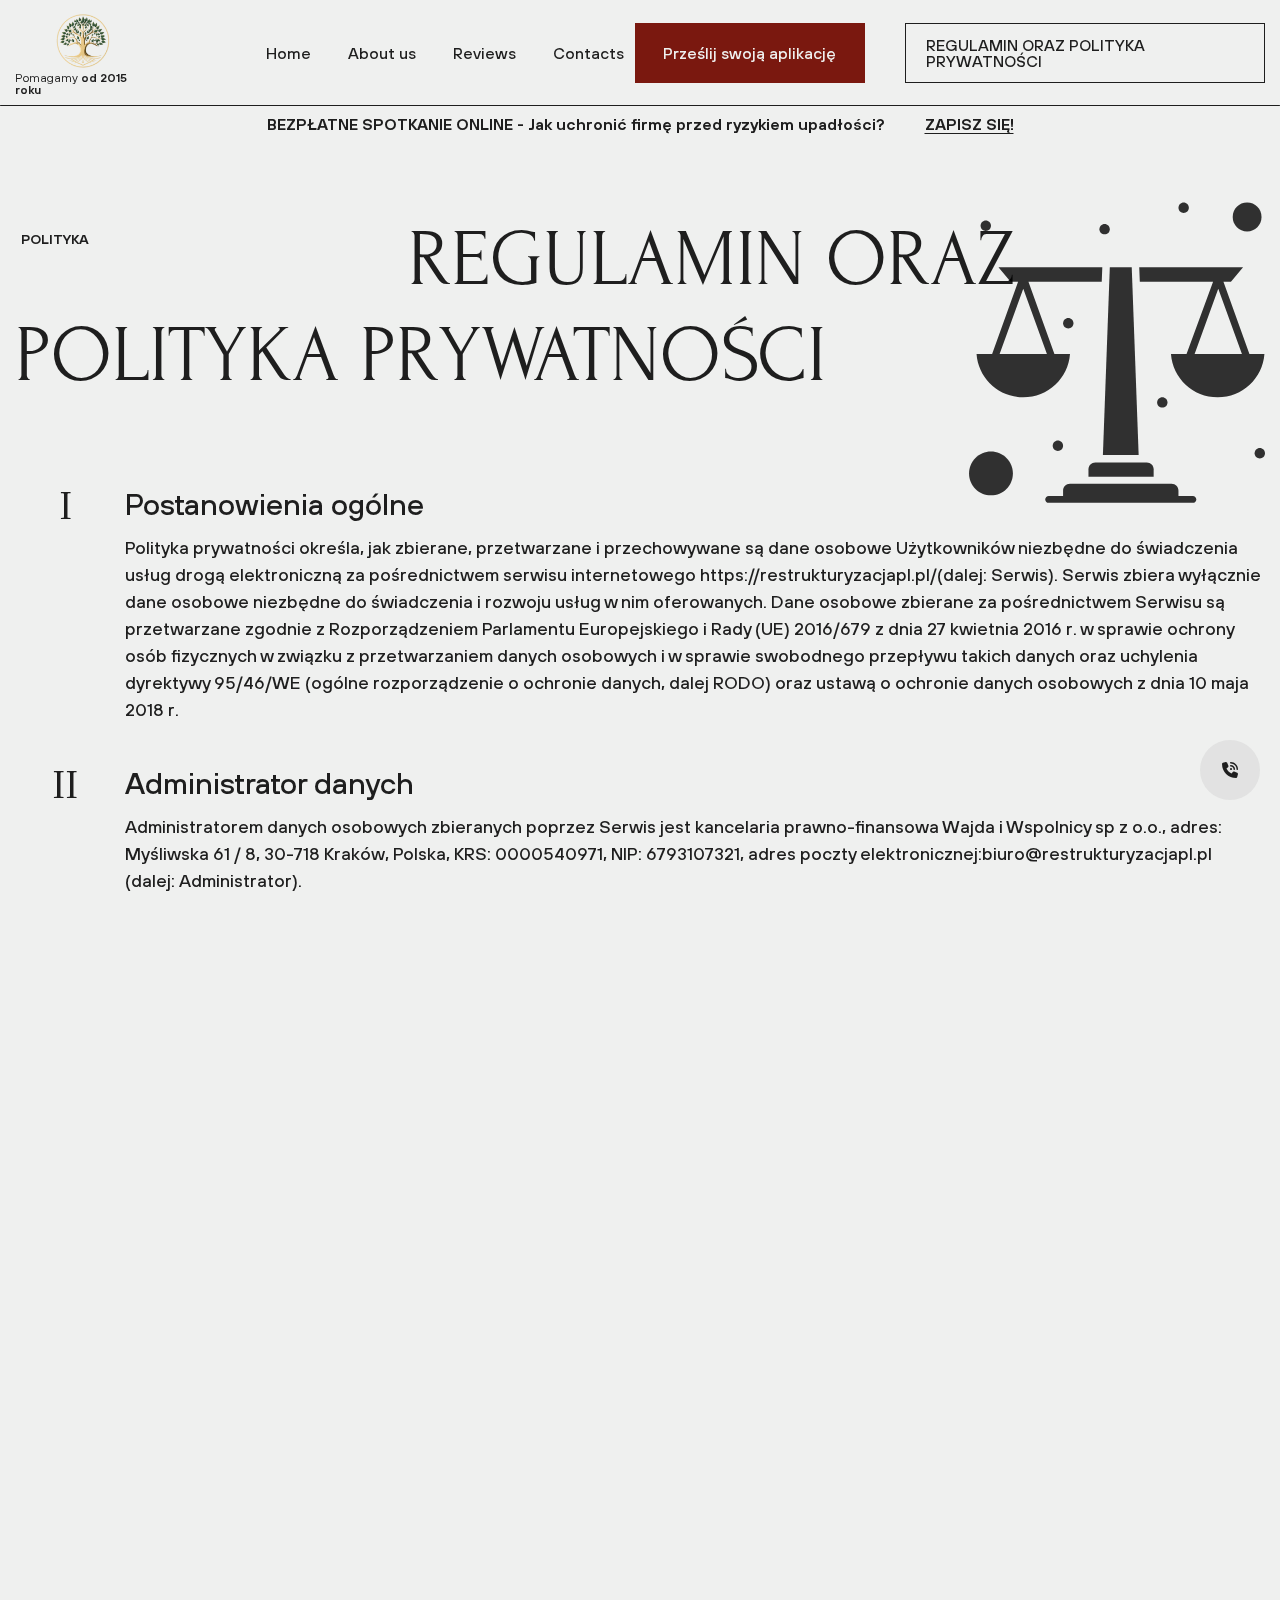
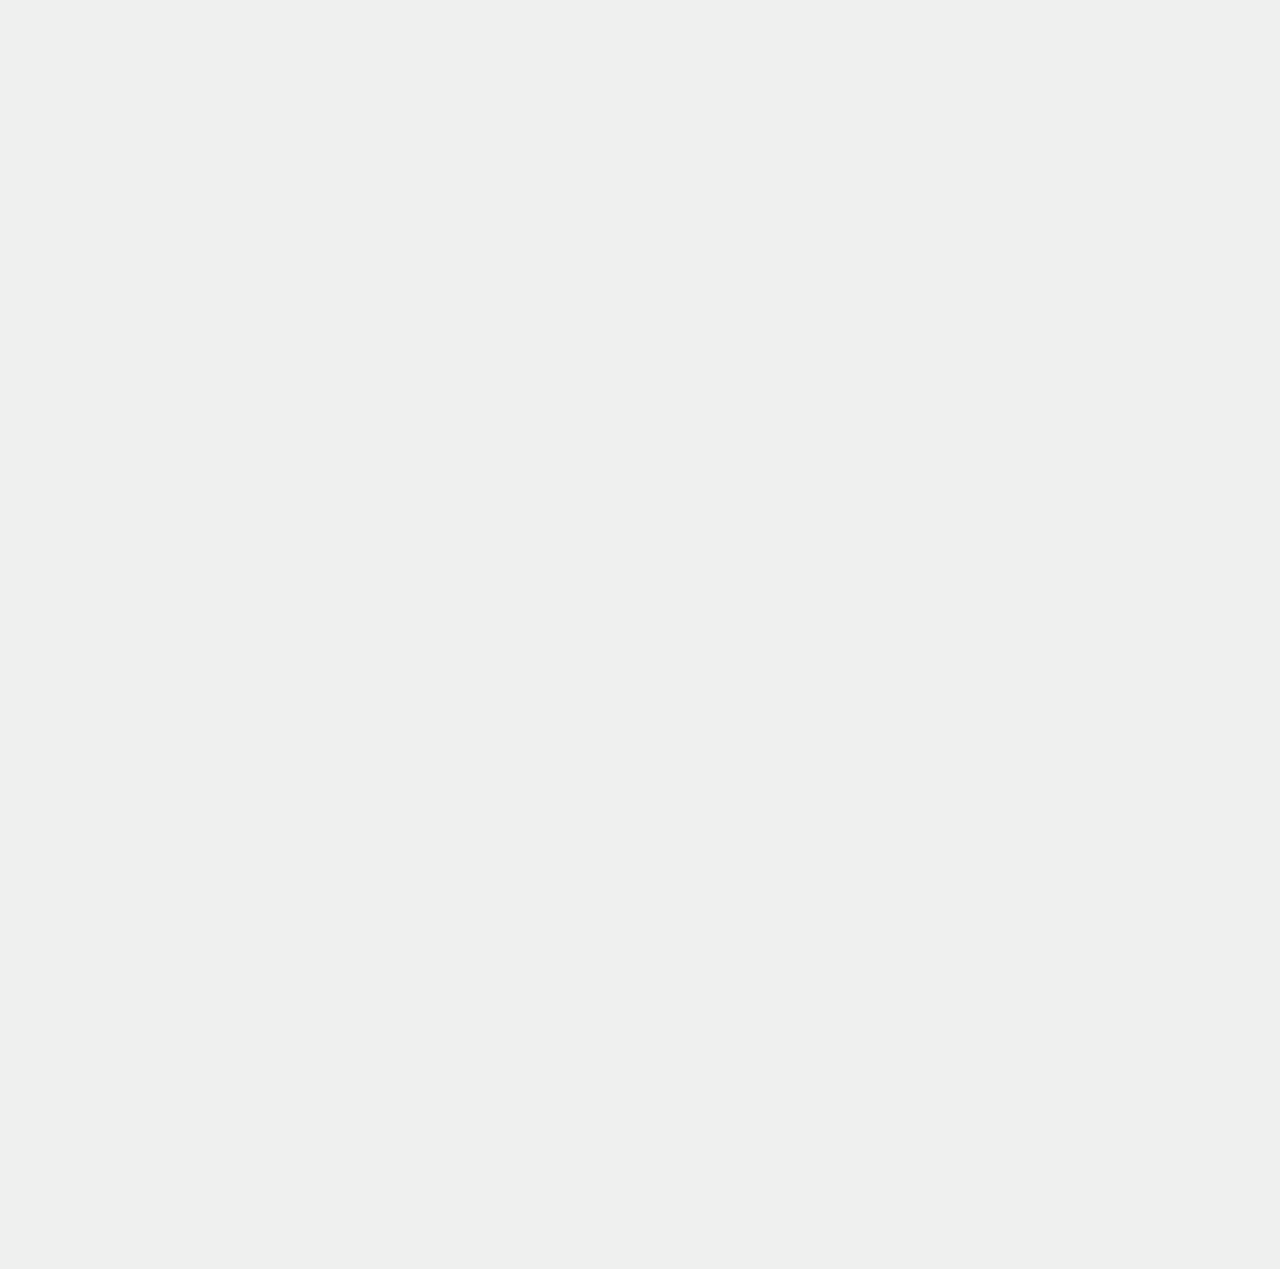
<file: legal.html>
<!DOCTYPE html>
<html lang="en">

<head>
	<title>POLITYKA</title>
	<meta charset="UTF-8">
	<meta name="format-detection" content="telephone=no">
	<!-- <style>body{opacity: 0;}</style> -->
	<link rel="stylesheet" href="css/style.min.css?_v=20231217210831">
	<link rel="shortcut icon" href="favicon.ico">
	<!-- <meta name="robots" content="noindex, nofollow"> -->
	<meta name="viewport" content="width=device-width, initial-scale=1.0">
</head>

<body>
	<div class="preloader">
		<div class="preloader__logo"><picture><source srcset="img/logo.webp" type="image/webp"><img src="img/logo.png" alt=""></picture></div>
		<div>Pomagamy <span>od 2015 roku</span></div>
	</div>
	<div data-scroll-container id="target">

		<div class="wrapper">
			<a data-scroll-to href="#head" data-scroll data-scroll-sticky data-scroll-target="#target" class="go-top _icon-arrow-light"></a>
			<a href="#" class="go-phone _icon-phone" data-scroll data-scroll-sticky data-scroll-target="#target"></a>
			<div class="atantion" data-scroll data-scroll-sticky data-scroll-target="#target">
				<div class="atantion__box">
					Pomogliśmy już 300+
					osobom!<button type="button" class="button _icon-close"></button>
				</div>

			</div>
			<header class="header" id="head">
				<div class="header__container">
					<div class="header__logo-box">
						<a href="index.html" class="header__logo"><picture><source srcset="img/logo.webp" type="image/webp"><img src="img/logo.png" alt=""></picture></a>
						<div>Pomagamy <span>od 2015 roku</span></div>
					</div>
					<div class="header__menu menu">
						<button type="button" class="menu__icon icon-menu"><span></span></button>
						<nav class="menu__body">
							<ul class="menu__list">
								<li class="menu__item"><a class="menu__link _hover-link" href="index.html">Home</a></li>
								<li class="menu__item"><a class="menu__link _hover-link" href="index.html#about">About us</a></li>
								<li class="menu__item"><a href="index.html#reviews" class="menu__link _hover-link">Reviews</a></li>
								<li class="menu__item"><a href="index.html#contacts" class="menu__link _hover-link">Contacts</a></li>
							</ul>
						</nav>
					</div>
					<div class="header__actions actions-header">
						<a href="#" data-popup=".callback" class="_red-btn btn">Prześlij swoją aplikację</a>
						<a href="legal.html" class="_light-btn btn">REGULAMIN ORAZ POLITYKA PRYWATNOŚCI</a>
					</div>
				</div>
			</header>
			<main class="page">
				<section class="legal">
					<img class="legal__image-static" src="img/static/01.svg" alt="image">
					<div class="legal__container">
						<div class="legal__consultation">
							BEZPŁATNE SPOTKANIE ONLINE - Jak uchronić firmę przed ryzykiem upadłości?
							<a data-popup=".callback" href="#" class="_line-hover">ZAPISZ SIĘ!</a>
						</div>
						<div class="legal__header header-legal">
							<span class="header-legal__uptitle">POLITYKA</span>
							<h1 class="header-legal__title">
								<p>REGULAMIN ORAZ</p>
								<p>POLITYKA PRYWATNOŚCI</p>
							</h1>
							<div>
								<img class="header-legal__icon" src="img/icons/01.svg" alt="icon">
							</div>
						</div>
						<div class="legal__main">
							<div class="legal__items">
								<div class="legal__item item-legal">
									<div class="item-legal__number">I</div>
									<div class="item-legal__body">
										<h2 class="item-legal__title">Postanowienia ogólne</h2>
										<p class="item-legal__text">Polityka prywatności określa, jak zbierane, przetwarzane i
											przechowywane są dane osobowe Użytkowników niezbędne do świadczenia usług drogą
											elektroniczną za pośrednictwem serwisu internetowego
											https://restrukturyzacjapl.pl/(dalej:
											Serwis). Serwis zbiera wyłącznie dane osobowe niezbędne do świadczenia i rozwoju
											usług
											w
											nim oferowanych. Dane osobowe zbierane za pośrednictwem Serwisu są przetwarzane
											zgodnie
											z
											Rozporządzeniem Parlamentu Europejskiego i Rady (UE) 2016/679 z dnia 27 kwietnia
											2016
											r. w
											sprawie ochrony osób fizycznych w związku z przetwarzaniem danych osobowych i w
											sprawie
											swobodnego przepływu takich danych oraz uchylenia dyrektywy 95/46/WE (ogólne
											rozporządzenie o ochronie danych, dalej RODO) oraz ustawą o ochronie danych
											osobowych z
											dnia 10 maja 2018 r.</p>
									</div>

								</div>
								<div class="legal__item item-legal">
									<div class="item-legal__number">II</div>
									<div class="item-legal__body">
										<h2 class="item-legal__title">Administrator danych</h2>
										<p class="item-legal__text">Administratorem danych osobowych zbieranych poprzez Serwis
											jest
											kancelaria prawno-finansowa Wajda i Wspolnicy sp z o.o., adres: Myśliwska 61 / 8,
											30-718
											Kraków, Polska, KRS: 0000540971, NIP: 6793107321, adres poczty
											elektronicznej:biuro@restrukturyzacjapl.pl (dalej: Administrator).</p>
									</div>

								</div>
								<div class="legal__item item-legal">
									<div class="item-legal__number">III</div>
									<div class="item-legal__body">
										<h2 class="item-legal__title">Cel zbierania danych osobowych</h2>
										<p class="item-legal__text">Dane osobowe wykorzystywane są w celu: rejestracji konta i
											weryfikacji tożsamości Użytkownika, umożliwienia logowania do Serwisu, realizacji
											umowy
											dotyczącej usług i e-usług, komunikacji z Użytkownikiem (livechat, formularz
											kontaktowy
											itp.) wysyłki newslettera (po wyrażeniu zgody Użytkownika na jego otrzymywanie),
											prowadzenia systemu komentarzy, świadczenia usług społecznościowych, promocji oferty
											Administratora, marketingu, remarketingu, afiliacji, personalizacji Serwisu dla
											Użytkowników, działań analitycznych i statystycznych, windykacji należności,
											ustalenia
											i
											dochodzenia roszczeń albo obrony przed nimi. Podanie danych jest dobrowolne, ale
											niezbędne
											do zawarcia umowy albo skorzystania z innych funkcjonalności Serwisu.</p>
									</div>

								</div>
								<div class="legal__item item-legal">
									<div class="item-legal__number">IV</div>
									<div class="item-legal__body">
										<h2 class="item-legal__title">Rodzaj przetwarzanych danych osobowych </h2>
										<p class="item-legal__text">Administrator może przetwarzać dane osobowe Użytkownika:
											imię
											i
											nazwisko, data urodzenia, adres zamieszkania, adres e-mail, numer telefonu, NIP.</p>
									</div>

								</div>
								<div class="legal__item item-legal">
									<div class="item-legal__number">V</div>
									<div class="item-legal__body">
										<h2 class="item-legal__title">Okres przetwarzania danych osobowych</h2>
										<p class="item-legal__text">Dane osobowe Użytkowników będą przetwarzane przez okres:
											gdy
											podstawą przetwarzania danych jest wykonanie umowy – do momentu przedawnienia
											roszczeń
											po
											jej wykonaniu, gdy podstawą przetwarzania danych jest zgoda – do momentu jej
											odwołania,
											a
											po odwołaniu zgody do przedawnienia roszczeń. W obu przypadkach termin przedawnienia
											wynosi 6 lat, a dla roszczeń o świadczenia okresowe i roszczeń dotyczących
											prowadzenia
											działalności gospodarczej – 3 lata (jeśli przepis szczególny nie stanowi inaczej).
										</p>
									</div>

								</div>
								<div class="legal__item item-legal">
									<div class="item-legal__number">VI</div>
									<div class="item-legal__body">
										<h2 class="item-legal__title">Udostępnianie danych osobowych</h2>
										<p class="item-legal__text">Dane osobowe Użytkowników mogą być przekazywane: podmiotom
											powiązanym z Administratorem, jego podwykonawcom, podmiotom współpracującym z
											Administratorem np. firmom obsługującym e-płatności, firmom świadczącym usługi
											kurierskie/pocztowe, kancelariom prawnym. Dane osobowe Użytkowników nie będą
											przekazywane
											poza teren Europejskiego Obszaru Gospodarczego (EOG). VII. Prawa Użytkowników
											Użytkownik
											Serwisu ma prawo do: dostępu do treści swoich danych osobowych, ich sprostowania,
											usunięcia, ograniczenia przetwarzania, przenoszenia, wniesienia sprzeciwu wobec
											przetwarzania, cofnięcia zgody w każdej chwili (co nie ma wpływu na zgodność z
											prawem
											przetwarzania dokonanego w oparciu o zgodę przed jej cofnięciem). Zgłoszenie o
											wystąpieniu
											przez Użytkownika z uprawnieniem wynikającym z wymienionych praw należy przesłać na
											adres
											biuro@restrukturyzacjapl.pl. Administrator spełnia lub odmawia spełnienia żądania
											niezwłocznie – maksymalnie w ciągu miesiąca od jego otrzymania. Użytkownik ma prawo
											złożyć
											skargę do Prezesa Urzędu Ochrony Danych Osobowych, jeśli uzna, że przetwarzanie
											narusza
											jego prawa i wolności (RODO).</p>
									</div>

								</div>
								<div class="legal__item item-legal">
									<div class="item-legal__number">VII</div>
									<div class="item-legal__body">
										<h2 class="item-legal__title">Pliki cookies</h2>
										<p class="item-legal__text">Serwis zbiera informacje za pomocą plików cookies –
											sesyjnych,
											stałych i podmiotów zewnętrznych. Zbieranie plików cookies wspiera poprawne
											świadczenie
											usług w Serwisie i służy celom statystycznym. Użytkownik może określić zakres
											dostępu
											plików cookies do swojego urządzenia w ustawieniach przeglądarki.</p>
									</div>

								</div>
								<div class="legal__item item-legal">
									<div class="item-legal__number">VIII</div>
									<div class="item-legal__body">
										<h2 class="item-legal__title">Zautomatyzowane podejmowanie decyzji i profilowanie</h2>
										<p class="item-legal__text">Dane Użytkowników nie mogą być przetwarzane w
											zautomatyzowany
											sposób tak, że na skutek tego mogłyby zapaść wobec nich jakiekolwiek decyzje. Dane
											Użytkowników mogą być profilowane celem dostosowania treści i personalizacji oferty
											po
											wyrażeniu przez nich zgody.</p>
									</div>

								</div>
								<div class="legal__item item-legal">
									<div class="item-legal__number">IX</div>
									<div class="item-legal__body">
										<h2 class="item-legal__title">Postanowienia końcowe</h2>
										<p class="item-legal__text">Administrator ma prawo do wprowadzenia zmian w Polityce
											prywatności, przy czym prawa Użytkowników nie zostaną ograniczone. Informacja o
											wprowadzonych zmianach pojawi się w formie komunikatu dostępnego w Serwisie. W
											sprawach
											nieuregulowanych w niniejszej Polityce prywatności obowiązują przepisy RODO i
											przepisy
											prawa polskiego.</p>
									</div>

								</div>
							</div>
						</div>
					</div>
				</section>
			</main>
			<footer class="footer" data-scroll>
				<img class="footer__city-image" src="img/footer/01.svg" alt="image">
				<div class="footer__container">
					<div class="footer__top top-footer">
						<div class="top-footer__action action-top-footer">
							<p class="action-top-footer__info">Czy Twoja firma potrzebuje restrukturyzacji z powodu problemów
								finansowych? Nie musisz ogłaszać upadłości – jest lepszy sposób!</p>
							<a href="#" data-popup=".callback" class="action-top-footer__link _line-hover _light">ZAPISZ SIĘ!</a>
						</div>
						<div class="top-footer__center">
							<div class="top-footer__logo">
								<picture><source srcset="img/logo.webp" type="image/webp"><img src="img/logo.png" alt="Footer logo"></picture>
							</div>
							<div class="top-footer__light">
								<a href="#">Made with <span class="_icon-love"></span> by tolight.studio</a>
							</div>
						</div>
						<div class="top-footer__contacts contacts-top-footer">
							<div class="contacts-top-footer__box">

								<div class="contacts-top-footer__label">Contacts</div>
								<ul class="contacts-top-footer__list">
									<li class="contacts-top-footer__item">
										<a href="#" class="contacts-top-footer__link _icon-phone "><span class="_hover-link _dark-link">739
												257 999</span></a>
									</li>
									<li class="contacts-top-footer__item">
										<a href="#" class="contacts-top-footer__link _icon-mail "><span class="_hover-link _dark-link">biuro@restrukturyzacjapl.pl</і></a>
									</li>
								</ul>
							</div>
						</div>
					</div>
					<div class="footer__bottom bottom-footer">
						<p class="bottom-footer__info">© 2023 Pfkancelaria Sp. - All rights reserved.</p>
						<a href="legal.html" class="bottom-footer__link _hover-link _dark-link">REGULAMIN ORAZ POLITYKA PRYWATNOŚCI</a>
					</div>
				</div>
			</footer>
		</div>

	</div>
	<div id="popup" aria-hidden="true" class="popup callback">
		<div class="popup__wrapper">
			<div class="popup__content">
				<div class="popup__text">
					<div class="popup__left left-popup">
						<picture><source srcset="img/modal/01.webp" type="image/webp"><img src="img/modal/01.jpg" alt="modal image"></picture>
					</div>
					<div class="popup__right right-popup">
						<div class="right-popup__logo">
							<div class="right-popup__box">
								<picture><source srcset="img/logo.webp" type="image/webp"><img src="img/logo.png" alt=""></picture>
								<div>Pomagamy <span>od 2015 roku</span></div>
							</div>
							<button data-close type="button" class="popup__close _icon-close"></button>
						</div>
						<form class="right-popup__form form-contacts-bottom">
							<div class="form-contacts-bottom__title">Napisz do nas teraz! Rozwiążemy Twój problem.
							</div>
							<div class="form-contacts-bottom__item item-form-contacts-bottom">
								<label for="name">Imię i nazwisko: Opcjonalnie</label>
								<input id="name" autocomplete="off" type="text" name="form[]" placeholder="Wpisz swoje imię i nazwisko" class="input">
							</div>
							<div class="form-contacts-bottom__item item-form-contacts-bottom">
								<label for="phone">Telefon:</label>
								<input id="phone" autocomplete="off" type="text" name="form[]" placeholder="Wprowadź swój numer telefonu" class="input">
							</div>
							<div class="form-contacts-bottom__item item-form-contacts-bottom">
								<label for="email">E-mail:</label>
								<input id="email" autocomplete="off" type="text" name="form[]" placeholder="Wprowadź swój adres e-mail" class="input">
							</div>
							<div class="form-contacts-bottom__item item-form-contacts-bottom select-item">
								<label for="">Wysokość zadłużenia:</label>
								<select name="form[]" data-class-modif="form">
									<option value="" selected>Wysokość zadłużenia</option>
									<option value="2">do 10.000 zł</option>
									<option value="3">do 50.000 zł</option>
									<option value="4">do 100.000 zł</option>
									<option value="4">do 500.000 zł</option>
									<option value="5">powyżej 500.000 zł</option>
								</select>
							</div>
							<button type="submit" class="_light-btn btn _light-border">Wyślij i wyjdź z długów</button>
							<div class="checkbox">
								<input checked id="c_1" data-error="Помилка" class="checkbox__input" type="checkbox" value="1" name="form[]">
								<label for="c_1" class="checkbox__label _icon-check"><span class="checkbox__text">Zgodnie z
										zasadami Regulaminu i Polityki Prywatności zgadzam się na przetwarzanie moich danych
										osobowych przez Administratora - pfkancelaria Sp. z o.o</span></label>
							</div>
						</form>
					</div>
				</div>
			</div>
		</div>
	</div>
	<script src="js/app.min.js?_v=20231217210831"></script>
</body>

</html>
</file>
<file: css/style.min.css>
@charset "UTF-8";@import url(https://fonts.googleapis.com/css?family=Inria+Serif:&display=swap);@import url(https://fonts.googleapis.com/css?family=Forum:&display=swap);@font-face{font-family:icons;font-display:swap;src:url(../fonts/icons.woff2) format("woff2"),url(../fonts/icons.woff) format("woff");font-weight:400;font-style:normal}@font-face{font-family:TTHoves;font-display:swap;src:url(../fonts/TTHoves-Black.woff2) format("woff2"),url(../fonts/TTHoves-Black.woff) format("woff");font-weight:900;font-style:normal}@font-face{font-family:TTHoves;font-display:swap;src:url(../fonts/TTHoves-Bold.woff2) format("woff2"),url(../fonts/TTHoves-Bold.woff) format("woff");font-weight:700;font-style:normal}@font-face{font-family:TTHoves;font-display:swap;src:url(../fonts/TTHoves-ExtraBold.woff2) format("woff2"),url(../fonts/TTHoves-ExtraBold.woff) format("woff");font-weight:800;font-style:normal}@font-face{font-family:TTHoves;font-display:swap;src:url(../fonts/TTHoves-Hairline.woff2) format("woff2"),url(../fonts/TTHoves-Hairline.woff) format("woff");font-weight:100;font-style:normal}@font-face{font-family:TTHoves;font-display:swap;src:url(../fonts/TTHoves-DemiBold.woff2) format("woff2"),url(../fonts/TTHoves-DemiBold.woff) format("woff");font-weight:600;font-style:normal}@font-face{font-family:TTHoves;font-display:swap;src:url(../fonts/TTHoves-Light.woff2) format("woff2"),url(../fonts/TTHoves-Light.woff) format("woff");font-weight:300;font-style:normal}@font-face{font-family:TTHoves;font-display:swap;src:url(../fonts/TTHoves-ExtraLight.woff2) format("woff2"),url(../fonts/TTHoves-ExtraLight.woff) format("woff");font-weight:200;font-style:normal}@font-face{font-family:TTHoves;font-display:swap;src:url(../fonts/TTHoves-Thin.woff2) format("woff2"),url(../fonts/TTHoves-Thin.woff) format("woff");font-weight:100;font-style:normal}@font-face{font-family:TTHoves;font-display:swap;src:url(../fonts/TTHoves-Regular.woff2) format("woff2"),url(../fonts/TTHoves-Regular.woff) format("woff");font-weight:400;font-style:normal}@font-face{font-family:TTHoves;font-display:swap;src:url(../fonts/TTHoves-Medium.woff2) format("woff2"),url(../fonts/TTHoves-Medium.woff) format("woff");font-weight:500;font-style:normal}[class*=_icon-]:before{font-family:icons;font-style:normal;font-weight:400;font-variant:normal;text-transform:none;line-height:1;-webkit-font-smoothing:antialiased;-moz-osx-font-smoothing:grayscale}[class*=_icon-]:before{display:block}._icon-check:before{content:"\e907"}._icon-arrow:before{content:"\e904"}._icon-mail:before{content:"\e905";color:#eff0ef}._icon-quotes:before{content:"\e906"}._icon-arrow-light:before{content:"\e900"}._icon-close:before{content:"\e901"}._icon-love:before{content:"\e902"}._icon-phone:before{content:"\e903"}*{padding:0;margin:0;border:0}*,:after,:before{-webkit-box-sizing:border-box;box-sizing:border-box}body,html{height:100%;min-width:320px}body{color:#1e1e1e;line-height:1;font-family:TTHoves;font-size:.875rem;-ms-text-size-adjust:100%;-moz-text-size-adjust:100%;-webkit-text-size-adjust:100%;-webkit-font-smoothing:antialiased;-moz-osx-font-smoothing:grayscale}button,input,textarea{font-family:TTHoves;font-size:inherit;line-height:inherit}button{cursor:pointer;color:inherit;background-color:transparent}a{color:inherit;text-decoration:none}ul li{list-style:none}img{vertical-align:top}h1,h2,h3,h4,h5,h6{font-weight:inherit;font-size:inherit}body{font-size:1rem;background-color:#eff0ef}.lock body{overflow:hidden;-ms-touch-action:none;touch-action:none;-ms-scroll-chaining:none;overscroll-behavior:none}.wrapper{min-height:100vh;display:-webkit-box;display:-ms-flexbox;display:flex;-webkit-box-orient:vertical;-webkit-box-direction:normal;-ms-flex-direction:column;flex-direction:column;overflow:hidden}@supports (overflow:clip){.wrapper{overflow:clip}}.wrapper>main{-webkit-box-flex:1;-ms-flex:1 1 auto;flex:1 1 auto}.wrapper>*{min-width:0}[class*=__container]{max-width:110rem;margin:0 auto;padding:0 .9375rem}input[type=email],input[type=tel],input[type=text],textarea{-webkit-appearance:none;-moz-appearance:none;appearance:none}.input{color:#eff0ef;outline:0;border-radius:0!important;display:inline;padding:.25rem 0 .25rem 1.25rem;font-size:1.125rem;min-width:18.75rem;border-bottom:1px solid #eee;background-color:transparent}.input[placeholder]:not([data-placeholder-nohiden])::-webkit-input-placeholder{-webkit-transition:opacity .4s;transition:opacity .4s;color:#eff0ef;opacity:.4}.input[placeholder]:not([data-placeholder-nohiden])::-moz-placeholder{-moz-transition:opacity .4s;transition:opacity .4s;color:#eff0ef;opacity:.4}.input[placeholder]:not([data-placeholder-nohiden]):-ms-input-placeholder{-ms-transition:opacity .4s;transition:opacity .4s;color:#eff0ef;opacity:.4}.input[placeholder]:not([data-placeholder-nohiden])::-ms-input-placeholder{-ms-transition:opacity .4s;transition:opacity .4s;color:#eff0ef;opacity:.4}.input[placeholder]:not([data-placeholder-nohiden])::placeholder{-webkit-transition:opacity .4s;transition:opacity .4s;color:#eff0ef;opacity:.4}.input[placeholder]:not([data-placeholder-nohiden]):focus::-webkit-input-placeholder{opacity:0}.input[placeholder]:not([data-placeholder-nohiden]):focus::-moz-placeholder{opacity:0}.input[placeholder]:not([data-placeholder-nohiden]):focus:-ms-input-placeholder{opacity:0}.input[placeholder]:not([data-placeholder-nohiden]):focus::-ms-input-placeholder{opacity:0}.input[placeholder]:not([data-placeholder-nohiden]):focus::placeholder{opacity:0}textarea.input{resize:none;padding:0 0}.checkbox{position:relative}.checkbox:not(:last-child){margin-bottom:.3125em}.checkbox__input{position:absolute;width:0;height:0;opacity:0}.checkbox__input:focus-visible+.checkbox_label:before{-webkit-box-shadow:0 0 5px #eff0ef;box-shadow:0 0 5px #eff0ef}.checkbox__input:checked+.checkbox__label:before{opacity:1;visibility:visible}.checkbox__label{pointer-events:none;cursor:pointer;display:-webkit-inline-box;display:-ms-inline-flexbox;display:inline-flex;position:relative;gap:10px}.checkbox__label::after{content:"";position:absolute;top:0;left:0;-webkit-box-flex:0;-ms-flex:0 0 20px;flex:0 0 20px;width:20px;height:20px;border:1px solid #a7a9ac}.checkbox__label:before{display:-webkit-box;display:-ms-flexbox;display:flex;-webkit-box-pack:center;-ms-flex-pack:center;justify-content:center;-webkit-box-align:center;-ms-flex-align:center;align-items:center;-webkit-transition:all .4s;transition:all .4s;opacity:0;visibility:hidden;position:relative;top:0;font-size:.75rem;-ms-flex-item-align:start;align-self:flex-start;-webkit-box-flex:0;-ms-flex:0 0 20px;flex:0 0 20px;width:20px;height:20px}.checkbox__text{line-height:130%;-ms-flex-item-align:center;-ms-grid-row-align:center;align-self:center}.select{min-width:0;position:relative}.select__body{position:relative}.select__title{margin-bottom:0!important;color:inherit;text-align:left;border:1px solid #d9d9d9;background-color:transparents;color:#eff0ef;cursor:pointer;width:100%;border-radius:.25rem}.select__value{display:-webkit-box;display:-ms-flexbox;display:flex;-webkit-box-orient:horizontal;-webkit-box-direction:reverse;-ms-flex-direction:row-reverse;flex-direction:row-reverse;min-width:12.5rem;-webkit-box-align:center;-ms-flex-align:center;align-items:center;height:2.5rem;padding:0 .9375rem;gap:.625rem}.select__value::before{-webkit-transform:rotate(180deg);-ms-transform:rotate(180deg);transform:rotate(180deg);-webkit-transition:all .4s;transition:all .4s;font-size:.5rem}._select-open .select__value::before{-webkit-transform:rotate(0);-ms-transform:rotate(0);transform:rotate(0)}.select__value>*{-webkit-box-flex:1;-ms-flex:1 1 auto;flex:1 1 auto}.select__value._select-pseudo-label::before{content:attr(data-pseudo-label);opacity:.5}.select__content{-webkit-box-flex:1;-ms-flex:1 1 auto;flex:1 1 auto;overflow:hidden;text-overflow:ellipsis;white-space:nowrap}.select__text{-webkit-box-flex:1;-ms-flex:1 1 auto;flex:1 1 auto;overflow:hidden;text-overflow:ellipsis;white-space:nowrap}.select__input{width:100%;background-color:transparent;height:100%}.select__options{border-radius:.25rem;overflow:hidden;color:#1e1e1e;position:absolute;top:calc(100% + .625rem);min-width:100%;left:0;background-color:#eff0ef;border-top:0;border-top:0;padding:10px 0 5px 0}.select__scroll{overflow-y:auto;overflow-x:hidden;height:100%;max-height:18.75rem;overflow:hidden}.select__option{margin-bottom:.25rem!important;margin:0 .25rem;border-radius:.25rem;width:100%;font-weight:500;text-align:left;cursor:pointer;padding:5px 10px;color:inherit}.select__option._select-selected{background-color:#eee}.select__row{display:-webkit-inline-box;display:-ms-inline-flexbox;display:inline-flex;-webkit-box-align:center;-ms-flex-align:center;align-items:center}.select--show-top .select__options{top:auto;bottom:calc(100% - .0625rem);border:1px solid #d9d9d9;border-bottom:0;border-radius:4px 4px 0 0;padding:5px 0 10px 0}._select-tag{cursor:pointer}.select-item{-webkit-box-align:center!important;-ms-flex-align:center!important;align-items:center!important}body::after{content:"";background-color:rgba(0,0,0,.5);position:fixed;width:100%;height:100%;top:0;left:0;opacity:0;-webkit-transition:opacity .8s ease 0s;transition:opacity .8s ease 0s;pointer-events:none;z-index:149}.popup-show body::after{opacity:1}.popup{position:fixed;top:0;left:0;bottom:0;right:0;padding:30px 10px;-webkit-transition:visibility .8s ease 0s;transition:visibility .8s ease 0s;visibility:hidden;pointer-events:none}.popup_show{z-index:150;visibility:visible;overflow:auto;pointer-events:auto}.popup_show .popup__content{visibility:visible;opacity:1;visibility:visible;pointer-events:all}.popup__wrapper{display:-webkit-box;display:-ms-flexbox;display:flex;-webkit-box-orient:vertical;-webkit-box-direction:normal;-ms-flex-direction:column;flex-direction:column;-webkit-box-align:center;-ms-flex-align:center;align-items:center;min-height:100%;-webkit-box-flex:1;-ms-flex:1 1 auto;flex:1 1 auto;width:100%;display:flex;-webkit-box-pack:center;-ms-flex-pack:center;justify-content:center;align-items:center}.popup__content{position:relative;visibility:hidden;opacity:0;visibility:hidden;pointer-events:none;-webkit-transition:all .4s ease 0s;transition:all .4s ease 0s;background-color:#eee;width:100%;max-width:62.5rem}.lock .popup__content{visibility:visible}.popup{color:#eff0ef}.popup__content{background-color:#1e1e1e}.popup__close{width:2.5rem;height:2.5rem;-webkit-box-flex:0;-ms-flex:0 0 2.5rem;flex:0 0 2.5rem;display:-webkit-box;display:-ms-flexbox;display:flex;-webkit-box-pack:center;-ms-flex-pack:center;justify-content:center;-webkit-box-align:center;-ms-flex-align:center;align-items:center;border:1px solid #eff0ef;-webkit-transition:all .4s;transition:all .4s}.popup__close::before{font-size:.75rem;-webkit-transition:all .4s;transition:all .4s}.popup__text{display:-webkit-box;display:-ms-flexbox;display:flex}.popup__left{position:relative}.popup__left::before{content:"";position:absolute;top:0;z-index:2;right:0;width:5rem;height:100%;background:-webkit-gradient(linear,left top,right top,from(rgba(30,30,30,0)),color-stop(89.17%,#1e1e1e));background:linear-gradient(90deg,rgba(30,30,30,0) 0,#1e1e1e 89.17%)}.popup__right .form-contacts-bottom__title{font-size:1.5rem!important;text-align:center}.popup__right label{font-size:1rem!important}.popup__right input{font-size:1rem!important}.left-popup{-webkit-box-flex:0;-ms-flex:0 0 40%;flex:0 0 40%;position:relative}.left-popup img{position:absolute;top:0;left:0;width:100%;height:100%;-o-object-fit:cover;object-fit:cover;-o-object-position:center;object-position:center}.right-popup__box{display:-webkit-box;display:-ms-flexbox;display:flex;gap:1.25rem;-webkit-box-align:center;-ms-flex-align:center;align-items:center}.right-popup__box img{width:3.75rem;-o-object-fit:contain;object-fit:contain}.right-popup{-webkit-box-flex:0;-ms-flex:0 0 60%;flex:0 0 60%;padding-top:1.25rem;padding-bottom:2.5rem;padding-left:2.5rem;padding-right:2.5rem}.right-popup__logo{display:-webkit-box;display:-ms-flexbox;display:flex;-webkit-box-align:center;-ms-flex-align:center;align-items:center;-webkit-box-pack:justify;-ms-flex-pack:justify;justify-content:space-between;margin-bottom:1.25rem}.right-popup__form label{pointer-events:none}[class*=-ibg]{position:relative}[class*=-ibg] img{position:absolute;width:100%;height:100%;top:0;left:0;-o-object-fit:cover;object-fit:cover}[class*=-ibg--contain] img{-o-object-fit:contain;object-fit:contain}.atantion{top:calc(100vh - 5rem);position:absolute;left:1.25rem;z-index:10}poev .atantion._active .atantion__box{visibility:visible;opacity:1;pointer-events:all;-webkit-transform:translateY(0);-ms-transform:translateY(0);transform:translateY(0)}.atantion__box{opacity:0;visibility:hidden;-webkit-transform:translateY(2.5rem);-ms-transform:translateY(2.5rem);transform:translateY(2.5rem);padding:1.25rem 1.25rem 1.25rem 1.25rem;border-radius:.25rem;background:rgba(0,0,0,.63);-webkit-box-shadow:0 4px 10px 0 rgba(30,30,30,.44);box-shadow:0 4px 10px 0 rgba(30,30,30,.44);-webkit-backdrop-filter:blur(5px);backdrop-filter:blur(5px);color:#eff0ef;font-family:Inter;font-size:18px;font-style:normal;font-weight:400;line-height:normal;display:-webkit-box;display:-ms-flexbox;display:flex;-webkit-box-align:center;-ms-flex-align:center;align-items:center;-webkit-transition:all .6s;transition:all .6s;gap:1.25rem}.atantion__box button{width:1rem;height:1rem;display:-webkit-box;display:-ms-flexbox;display:flex;-webkit-box-align:center;-ms-flex-align:center;align-items:center;-webkit-box-pack:center;-ms-flex-pack:center;justify-content:center}.atantion__box button::before{-webkit-transition:all .4s;transition:all .4s;font-size:.875rem}.go-phone,.go-top{z-index:10;background-color:rgba(217,217,217,.6);-webkit-backdrop-filter:blur(1.5px);backdrop-filter:blur(1.5px);width:60px;height:60px;border-radius:50%;display:-webkit-box;display:-ms-flexbox;display:flex;-webkit-box-pack:center;-ms-flex-pack:center;justify-content:center;position:absolute;-webkit-box-align:center;-ms-flex-align:center;align-items:center}.go-phone::before,.go-top::before{-webkit-transition:all .4s;transition:all .4s}.go-top{opacity:0;visibility:hidden;pointer-events:none;-webkit-transition:opacity .4s;transition:opacity .4s}.go-top.goo{opacity:1;visibility:visible;pointer-events:all}.go-phone{-webkit-animation:pulse2 2s infinite!important;animation:pulse2 2s infinite!important;top:calc(100vh - 10rem);position:fixed;right:1.25rem}.go-phone::before{font-size:1rem}@-webkit-keyframes pulse2{0%{-webkit-box-shadow:0 0 0 0 rgba(217,217,217,.6);box-shadow:0 0 0 0 rgba(217,217,217,.6)}100%{-webkit-box-shadow:0 0 0 1.25rem transparent;box-shadow:0 0 0 1.25rem transparent}}@keyframes pulse2{0%{-webkit-box-shadow:0 0 0 0 rgba(217,217,217,.6);box-shadow:0 0 0 0 rgba(217,217,217,.6)}100%{-webkit-box-shadow:0 0 0 1.25rem transparent;box-shadow:0 0 0 1.25rem transparent}}.go-top{top:calc(100vh - 5rem);right:1.25rem}.go-top::before{font-size:.75rem}._line-hover{position:relative}._line-hover._light::after{background-color:#eff0ef!important}._line-hover::after{content:"";position:absolute;bottom:-.125rem;left:50%;width:100%;height:.0625rem;-webkit-transform:translateX(-50%);-ms-transform:translateX(-50%);transform:translateX(-50%);-webkit-transition:all .4s;transition:all .4s;background-color:#1e1e1e}.hero-main__link{margin-top:1.25rem;-webkit-animation:translaneX 4s infinite linear;animation:translaneX 4s infinite linear}@-webkit-keyframes translaneX{0%{-webkit-transform:translateY(0);transform:translateY(0)}50%{-webkit-transform:translateY(30px);transform:translateY(30px)}100%{-webkit-transform:translateY(0);transform:translateY(0)}}@keyframes translaneX{0%{-webkit-transform:translateY(0);transform:translateY(0)}50%{-webkit-transform:translateY(30px);transform:translateY(30px)}100%{-webkit-transform:translateY(0);transform:translateY(0)}}.hero-main__form{margin-top:1.25rem}.hero-main__form .select__body{border:1px solid #1e1e1e}.hero-main__form .select__value::before{color:#1e1e1e!important}.hero-main__form .select__content{color:#1e1e1e}.hero-main__form input{color:#1e1e1e!important;font-weight:500;border-bottom:1px solid #1e1e1e}.hero-main__form input::-webkit-input-placeholder{color:#1e1e1e!important}.hero-main__form input::-moz-placeholder{color:#1e1e1e!important}.hero-main__form input:-ms-input-placeholder{color:#1e1e1e!important}.hero-main__form input::-ms-input-placeholder{color:#1e1e1e!important}.hero-main__form input::placeholder{color:#1e1e1e!important}.item-spollers__title{font-size:1.25rem}.item-spollers__body{display:none;font-size:1.5rem;height:100px;background-color:#1e1e1e;color:#eff0ef}.item-spollers__body._open{display:block}._hover-link{position:relative}._hover-link._dark-link::after{background-color:#eff0ef}._hover-link::after{content:"";background-color:#1e1e1e;position:absolute;width:0;height:.0625rem;border-radius:.0625rem;bottom:-.25rem;left:50%;-webkit-transform:translateX(-50%);-ms-transform:translateX(-50%);transform:translateX(-50%);-webkit-transition:all .4s;transition:all .4s}.header__container{display:-webkit-box;display:-ms-flexbox;display:flex;-webkit-box-align:center;-ms-flex-align:center;align-items:center;gap:.625rem;-webkit-box-pack:justify;-ms-flex-pack:justify;justify-content:space-between;position:relative;padding-top:.625rem;padding-bottom:.625rem}.header__container::before{content:"";position:absolute;bottom:0;left:0;width:100%;height:.0625rem;background-color:#1e1e1e;border-radius:.125rem}.header__logo-box{display:-webkit-box;display:-ms-flexbox;display:flex;-webkit-box-orient:vertical;-webkit-box-direction:normal;-ms-flex-direction:column;flex-direction:column;-webkit-box-align:center;-ms-flex-align:center;align-items:center}.header__logo-box img{width:3.75rem;-o-object-fit:contain;object-fit:contain}.header__logo-box div{font-size:.75rem}.header__logo-box div span{font-weight:600}.actions-header{display:-webkit-box;display:-ms-flexbox;display:flex;-webkit-box-align:center;-ms-flex-align:center;align-items:center;gap:2.5rem}.btn{height:3.75rem;display:block;padding:0 1.25rem;display:-webkit-box;display:-ms-flexbox;display:flex;-webkit-box-pack:center;-ms-flex-pack:center;justify-content:center;-webkit-box-align:center;-ms-flex-align:center;align-items:center;font-weight:500;min-width:14.375rem;-webkit-transition:all .4s;transition:all .4s}._red-btn{background-color:#7a180f;color:#eff0ef;border:1px solid transparent}._light-btn{border:1px solid #1e1e1e;background:0 0}._light-btn._light-border{border:1px solid #eff0ef}.menu{-webkit-box-flex:1;-ms-flex:1 1 auto;flex:1 1 auto;margin-left:6.25rem}.menu__list{display:-webkit-box;display:-ms-flexbox;display:flex;-webkit-box-align:center;-ms-flex-align:center;align-items:center;gap:2rem}.menu__link{font-weight:500;font-size:1rem;padding:0 .25rem}.footer{margin-top:10rem;padding-top:2.5rem;padding-bottom:2.5rem;background-color:#1e1e1e;color:#eff0ef;position:relative}.top-footer{display:-webkit-box;display:-ms-flexbox;display:flex;-webkit-box-align:end;-ms-flex-align:end;align-items:flex-end;-webkit-box-pack:justify;-ms-flex-pack:justify;justify-content:space-between;padding-bottom:2.5rem}.top-footer__action{-webkit-box-flex:0;-ms-flex:0 1 50%;flex:0 1 50%}.top-footer__center{-webkit-box-flex:0;-ms-flex:0 0 12.5rem;flex:0 0 12.5rem;display:-webkit-box;display:-ms-flexbox;display:flex;-webkit-box-orient:vertical;-webkit-box-direction:normal;-ms-flex-direction:column;flex-direction:column;-webkit-box-align:center;-ms-flex-align:center;align-items:center}.top-footer__logo img{width:6.25rem;-o-object-fit:contain;object-fit:contain}.top-footer__light a{-webkit-transition:all .4s;transition:all .4s;display:-webkit-box;display:-ms-flexbox;display:flex;-webkit-box-align:center;-ms-flex-align:center;align-items:center;gap:.25rem;font-size:.875rem}.top-footer__light a span::before{-webkit-transition:all .4s;transition:all .4s;font-size:1rem;color:#e5c483}.top-footer__contacts{-webkit-box-flex:0;-ms-flex:0 1 50%;flex:0 1 50%;display:-webkit-box;display:-ms-flexbox;display:flex;-webkit-box-orient:vertical;-webkit-box-direction:normal;-ms-flex-direction:column;flex-direction:column;-webkit-box-align:end;-ms-flex-align:end;align-items:flex-end}.action-top-footer__info{font-weight:500;max-width:21.875rem;line-height:130%;margin-bottom:1.25rem}.action-top-footer__link{font-size:1rem;font-weight:500}.contacts-top-footer__label{margin-bottom:2.5rem;font-size:1.25rem;font-weight:500}.contacts-top-footer__list{display:-webkit-box;display:-ms-flexbox;display:flex;-webkit-box-orient:vertical;-webkit-box-direction:normal;-ms-flex-direction:column;flex-direction:column;gap:1.25rem}.contacts-top-footer__link{display:-webkit-inline-box;display:-ms-inline-flexbox;display:inline-flex;gap:.625rem;-webkit-box-align:center;-ms-flex-align:center;align-items:center}.contacts-top-footer__link::before{width:1rem;height:1rem;font-size:1rem;-webkit-box-flex:0;-ms-flex:0 0 1rem;flex:0 0 1rem;display:-webkit-box;display:-ms-flexbox;display:flex;-webkit-box-align:center;-ms-flex-align:center;align-items:center;-webkit-box-pack:center;-ms-flex-pack:center;justify-content:center}.bottom-footer{position:relative;padding-top:2.5rem;display:-webkit-box;display:-ms-flexbox;display:flex;-webkit-box-align:center;-ms-flex-align:center;align-items:center;-webkit-box-pack:justify;-ms-flex-pack:justify;justify-content:space-between}.bottom-footer::before{content:"";position:absolute;top:0;left:0;width:100%;height:1px;background-color:#d9d9d9}.bottom-footer__info{font-weight:500}.bottom-footer__link{font-weight:500}.footer__city-image{position:absolute;top:-13.75rem;left:0;width:100%;height:auto;-o-object-fit:contain;object-fit:contain}.legal{position:relative;margin-bottom:5rem}.legal .legal__image-static{position:absolute;bottom:0;left:2.5rem;opacity:.2;width:20.8333333333%;-o-object-fit:contain;object-fit:contain}.legal__main{max-width:86.25rem;margin:0 auto}.legal__items{display:-webkit-box;display:-ms-flexbox;display:flex;-webkit-box-orient:vertical;-webkit-box-direction:normal;-ms-flex-direction:column;flex-direction:column;gap:2.5rem}.header-legal{position:relative;margin-bottom:5rem}.header-legal__uptitle{position:absolute;top:1.25rem;left:.375rem;font-size:.875rem;font-weight:600}.header-legal__title{font-family:Forum;font-size:5rem;line-height:120%;max-width:62.5rem}.header-legal__title p:first-child{text-align:right}.header-legal__icon{position:absolute;bottom:-6.25rem;right:0;width:300px;opacity:.8}.item-legal{display:-webkit-box;display:-ms-flexbox;display:flex;gap:.625rem}.item-legal__number{-ms-flex-item-align:start;-ms-grid-row-align:start;align-self:start;text-align:center;-webkit-box-flex:0;-ms-flex:0 0 6.25rem;flex:0 0 6.25rem;font-family:"Inria Serif";text-transform:uppercase;font-size:2.5rem}.item-legal__title{display:-webkit-box;display:-ms-flexbox;display:flex;-webkit-box-align:center;-ms-flex-align:center;align-items:center;height:2.5rem;font-size:1.875rem;font-weight:500;margin-bottom:.625rem}.item-legal__text{font-size:1.125rem;font-weight:500;line-height:150%}.legal__consultation{margin-top:.625rem;display:-webkit-box;display:-ms-flexbox;display:flex;-webkit-box-align:center;-ms-flex-align:center;align-items:center;gap:2.5rem;-webkit-box-pack:center;-ms-flex-pack:center;justify-content:center;margin-bottom:5rem;font-weight:600}.barba-enter-active,.barba-leave-active{-webkit-transition:opacity 450ms ease;transition:opacity 450ms ease}.barba-enter-to,.barba-leave{opacity:1}.barba-enter,.barba-leave-to{opacity:0}.info{padding-top:5rem;padding-bottom:5rem}.info__container{display:-webkit-box;display:-ms-flexbox;display:flex;-webkit-box-orient:vertical;-webkit-box-direction:normal;-ms-flex-direction:column;flex-direction:column;gap:1.25rem;font-weight:600;line-height:130%;font-size:.875rem}.info__list{display:-webkit-box;display:-ms-flexbox;display:flex;-webkit-box-orient:vertical;-webkit-box-direction:normal;-ms-flex-direction:column;flex-direction:column;gap:.625rem}.info__list ul{font-weight:400;display:-webkit-box;display:-ms-flexbox;display:flex;-webkit-box-orient:vertical;-webkit-box-direction:normal;-ms-flex-direction:column;flex-direction:column;gap:.625rem}.info__list li{padding-left:.625rem;display:-webkit-box;display:-ms-flexbox;display:flex}.info__list li p a{text-decoration:underline;font-weight:500;white-space:nowrap}.info__list li span{font-family:"Inria Serif";-ms-flex-item-align:start;align-self:flex-start;display:-webkit-box;display:-ms-flexbox;display:flex;-webkit-box-align:center;-ms-flex-align:center;align-items:center;-webkit-box-pack:center;-ms-flex-pack:center;justify-content:center;-webkit-box-flex:0;-ms-flex:0 0 1.25rem;flex:0 0 1.25rem}.reviews{padding-bottom:5rem;padding-top:5rem}.reviews__container{display:-webkit-box;display:-ms-flexbox;display:flex;-webkit-box-align:center;-ms-flex-align:center;align-items:center;gap:3.75rem;min-height:23.125rem}.reviews__info{-webkit-box-flex:0;-ms-flex:0 0 37.5rem;flex:0 0 37.5rem}.reviews__main{position:relative;-webkit-box-flex:1;-ms-flex:1 1 auto;flex:1 1 auto;display:-webkit-box;display:-ms-flexbox;display:flex;gap:1.25rem;min-width:0}.reviews__icon{-webkit-box-flex:0;-ms-flex:0 0 5.625rem;flex:0 0 5.625rem}.reviews__icon::before{font-size:3.75rem}.reviews__slider{position:relative}.info-reviews__title{line-height:120%;font-size:1.5rem;font-weight:600;margin-bottom:1.25rem}.info-reviews__info{margin-bottom:2.5rem;display:-webkit-box;display:-ms-flexbox;display:flex;-webkit-box-orient:vertical;-webkit-box-direction:normal;-ms-flex-direction:column;flex-direction:column;gap:.625rem}.info-reviews__info p{line-height:130%}.info-reviews__link{display:-webkit-inline-box;display:-ms-inline-flexbox;display:inline-flex}.reviews-slide .reviews-slide__hero,.reviews-slide .reviews-slide__text{opacity:0;visibility:hidden;-webkit-transition:all .6s;transition:all .6s}.reviews-slide.swiper-slide-active .reviews-slide__hero,.reviews-slide.swiper-slide-active .reviews-slide__text{opacity:1;visibility:visible}.reviews-slide__text{font-size:2rem;font-weight:600;line-height:120%;margin-bottom:2.5rem}.reviews-slide__hero{display:-webkit-box;display:-ms-flexbox;display:flex;-webkit-box-align:center;-ms-flex-align:center;align-items:center;gap:1.25rem}.reviews-slide__image-ibg{-webkit-box-flex:0;-ms-flex:0 0 6.25rem;flex:0 0 6.25rem;padding-bottom:6.25rem;border-radius:50%;overflow:hidden}.reviews-slide__hero-info{display:-webkit-box;display:-ms-flexbox;display:flex;-webkit-box-orient:vertical;-webkit-box-direction:normal;-ms-flex-direction:column;flex-direction:column;gap:.375rem}.reviews-slide__hero-info span{font-size:.875rem}.reviews-slide__name{font-size:1rem!important;font-weight:600}.slider-reviews__nav{display:-webkit-box;display:-ms-flexbox;display:flex;-webkit-box-align:center;-ms-flex-align:center;align-items:center;gap:1.25rem;position:absolute;bottom:2.5rem;right:0;z-index:10}.slider-reviews__nav button{cursor:pointer;-webkit-box-flex:0;-ms-flex:0 0 1.875rem;flex:0 0 1.875rem;display:-webkit-box;display:-ms-flexbox;display:flex;-webkit-box-pack:center;-ms-flex-pack:center;justify-content:center;-webkit-box-align:center;-ms-flex-align:center;align-items:center;height:1.875rem}.slider-reviews__nav button::before{-webkit-transition:all .4s;transition:all .4s;color:#1e1e1e;font-size:1.875rem}.reviews-button-next::before{-webkit-transform:rotate(180deg);-ms-transform:rotate(180deg);transform:rotate(180deg)}.contacts-bottom{overflow:hidden;position:relative;padding-top:5rem;padding-bottom:5rem;color:#eff0ef}.contacts-bottom .contacts-bottom__icon{position:absolute;z-index:2;right:2.5rem;top:2.5rem;opacity:.7;width:12.5rem;-o-object-fit:contain;object-fit:contain}.contacts-bottom::before{content:"";position:absolute;top:0;left:0;width:100%;height:100%;z-index:1;background:rgba(30,30,30,.6)}.contacts-bottom img.contacts-bottom__background{position:absolute;top:0;-o-object-position:20%;object-position:20%;left:0;width:100%;height:62.5rem;-o-object-fit:cover;object-fit:cover}.contacts-bottom__container{-webkit-box-align:end;-ms-flex-align:end;align-items:flex-end;-webkit-box-orient:horizontal;-webkit-box-direction:reverse;-ms-flex-direction:row-reverse;flex-direction:row-reverse;position:relative;-webkit-box-pack:justify;-ms-flex-pack:justify;justify-content:space-between;z-index:2;display:-webkit-box;display:-ms-flexbox;display:flex;gap:1.25rem}.contacts-bottom__info{-webkit-box-flex:0;-ms-flex:0 0 48%;flex:0 0 48%}.contacts-bottom__form{max-width:50rem;-webkit-box-flex:1;-ms-flex:1 1 auto;flex:1 1 auto}.info-contacts-bottom__uptitle{margin-bottom:.625rem;font-size:1.125rem;font-weight:300}.info-contacts-bottom__title{font-size:1.5rem;font-weight:500;margin-bottom:.625rem}.info-contacts-bottom__info{line-height:130%;margin-bottom:1.25rem}.info-contacts-bottom__list{display:-webkit-box;display:-ms-flexbox;display:flex;-webkit-box-orient:vertical;-webkit-box-direction:normal;-ms-flex-direction:column;flex-direction:column;gap:1.25rem}.info-contacts-bottom__item{display:-webkit-box;display:-ms-flexbox;display:flex;-webkit-box-align:center;-ms-flex-align:center;align-items:center;gap:.375rem}.info-contacts-bottom__item:first-child::before{font-size:1.125rem!important}.info-contacts-bottom__item::before{font-size:1rem;-webkit-box-flex:0;-ms-flex:0 0 1.875rem;flex:0 0 1.875rem;display:-webkit-box;display:-ms-flexbox;display:flex;-webkit-box-align:center;-ms-flex-align:center;align-items:center;-webkit-box-pack:center;-ms-flex-pack:center;justify-content:center}.form-contacts-bottom__title{font-size:1.75rem;font-weight:300;margin-bottom:1.25rem}.form-contacts-bottom__item{display:-webkit-box;display:-ms-flexbox;display:flex;-webkit-box-align:end;-ms-flex-align:end;align-items:flex-end;gap:.625rem;margin-bottom:1.25rem}.form-contacts-bottom__item label{font-size:1.125rem}.form-contacts-bottom button{margin-bottom:1.25rem}.main .form-contacts-bottom__title,.main label{font-weight:600!important}.main__box{display:-webkit-box;display:-ms-flexbox;display:flex;-webkit-box-pack:justify;-ms-flex-pack:justify;justify-content:space-between}.main__title{-webkit-box-flex:0;-ms-flex:0 0 81.25rem;flex:0 0 81.25rem}.main__title h1{line-height:120%;font-size:2.5rem;text-transform:uppercase;display:inline}.main__title p{margin-left:2.5rem;display:inline;font-size:1.125rem;font-weight:600;color:#7a180f}.main__effect{-webkit-box-flex:0;-ms-flex:0 0 19.625rem;flex:0 0 19.625rem}.top-main{display:-webkit-box;display:-ms-flexbox;display:flex;-webkit-box-align:center;-ms-flex-align:center;align-items:center;-webkit-box-pack:center;-ms-flex-pack:center;justify-content:center;gap:1.25rem;margin-top:.625rem;margin-bottom:1.25rem}.top-main ._icon-mail::before{font-size:.875rem!important}.top-main a{font-size:1rem;font-weight:500;display:-webkit-box;display:-ms-flexbox;display:flex;-webkit-box-align:center;-ms-flex-align:center;align-items:center;gap:.625rem}.top-main a::before{color:#1e1e1e;font-size:1rem}.top-main__info{font-size:1rem;font-weight:500}.effect-main{display:-webkit-box;display:-ms-flexbox;display:flex;-webkit-box-pack:center;-ms-flex-pack:center;justify-content:center;-webkit-box-align:center;-ms-flex-align:center;align-items:center;-webkit-box-orient:vertical;-webkit-box-direction:normal;-ms-flex-direction:column;flex-direction:column;text-align:center;padding-top:.625rem}.effect-main__number{font-size:1.5rem;font-weight:600}.effect-main__info{font-weight:600;margin-bottom:.625rem}.effect-main img{width:8.75rem;-o-object-fit:contain;object-fit:contain}.hero-main{display:-webkit-box;display:-ms-flexbox;display:flex;-webkit-box-pack:justify;-ms-flex-pack:justify;justify-content:space-between;-webkit-transform:translateY(-2.125rem);-ms-transform:translateY(-2.125rem);transform:translateY(-2.125rem);gap:2.5rem}.hero-main .hero-main__text{max-width:51.25rem;font-size:1.125rem;font-weight:500;line-height:120%}.hero-main .hero-main__inner{display:-webkit-box;display:-ms-flexbox;display:flex;margin-top:1.25rem;gap:1.25rem}.hero-main__body{-webkit-box-flex:1;-ms-flex:1 1 auto;flex:1 1 auto}.hero-main__left{width:10rem}.hero-main__left img{-webkit-transform:translateX(-5rem);-ms-transform:translateX(-5rem);transform:translateX(-5rem);width:15rem;-o-object-fit:contain;object-fit:contain}.hero-main__riht{display:-webkit-box;display:-ms-flexbox;display:flex;-webkit-box-orient:vertical;-webkit-box-direction:normal;-ms-flex-direction:column;flex-direction:column}.hero-main__list{display:-webkit-box;display:-ms-flexbox;display:flex;-webkit-box-orient:vertical;-webkit-box-direction:normal;-ms-flex-direction:column;flex-direction:column;gap:.625rem}.hero-main__item{display:-webkit-box;display:-ms-flexbox;display:flex;-webkit-box-align:center;-ms-flex-align:center;align-items:center;font-weight:500;gap:.25rem}.hero-main__item::before{content:"";width:.25rem;height:.25rem;border-radius:50%;background-color:#1e1e1e}.hero-main__form{-webkit-box-flex:1;-ms-flex:1 1 auto;flex:1 1 auto}.hero-main__link::before{-webkit-transform:rotate(-90deg);-ms-transform:rotate(-90deg);transform:rotate(-90deg);display:inline-block;font-size:1.875rem;-webkit-box-flex:0;-ms-flex:0 0 2.5rem;flex:0 0 2.5rem;height:2.5rem}.pictures-hero-main{-webkit-box-flex:0;-ms-flex:0 0 51.8125rem;flex:0 0 51.8125rem;display:-webkit-box;display:-ms-flexbox;display:flex;-webkit-box-align:center;-ms-flex-align:center;align-items:center;gap:1.25rem}.pictures-hero-main_box{display:-webkit-box;display:-ms-flexbox;display:flex;-webkit-box-orient:vertical;-webkit-box-direction:normal;-ms-flex-direction:column;flex-direction:column;-webkit-box-align:start;-ms-flex-align:start;align-items:flex-start;gap:1.25rem}.pictures-hero-main_box__top{display:-webkit-box;display:-ms-flexbox;display:flex;-webkit-box-align:end;-ms-flex-align:end;align-items:flex-end;gap:1.25rem}.pictures-hero-main_box__top .two-image{margin-bottom:1.25rem}.pictures-hero-main_box__bottom{margin-left:1.25rem;display:-webkit-box;display:-ms-flexbox;display:flex}.about{padding-top:5rem;padding-bottom:5rem}.about__container{text-align:center}.about__title{font-size:1.625rem;font-weight:500;margin-bottom:1.25rem}.about__info{margin-bottom:5rem;font-size:1.125rem;font-weight:400;line-height:150%;display:-webkit-box;display:-ms-flexbox;display:flex;-webkit-box-orient:vertical;-webkit-box-direction:normal;-ms-flex-direction:column;flex-direction:column;gap:.625rem;font-weight:500}.about__items{display:-webkit-box;display:-ms-flexbox;display:flex;gap:1.25rem}.about__item{-webkit-box-flex:0;-ms-flex:0 0 calc(33.333% - .8333125rem);flex:0 0 calc(33.333% - .8333125rem)}.item-about__title{margin-bottom:.625rem;font-weight:600;font-size:1.25rem}.item-about__info{font-size:1.125rem;line-height:130%}.item-about__image{margin-bottom:1.25rem}.item-about__image img{height:6.25rem;-o-object-fit:contain;object-fit:contain}.next{background-color:#1e1e1e;color:#eff0ef;padding-top:5rem;padding-bottom:5rem}.next__container{display:-webkit-box;display:-ms-flexbox;display:flex;gap:2.5rem;-webkit-box-align:center;-ms-flex-align:center;align-items:center}.next__info{-webkit-box-flex:0;-ms-flex:0 0 calc(50% - 1.25rem);flex:0 0 calc(50% - 1.25rem);display:-webkit-box;display:-ms-flexbox;display:flex;-webkit-box-orient:vertical;-webkit-box-direction:normal;-ms-flex-direction:column;flex-direction:column;gap:1.25rem;-webkit-box-align:start;-ms-flex-align:start;align-items:flex-start}.next__title{font-size:1.5rem;font-weight:500;line-height:130%}.next__text{left:130%;font-size:1rem;line-height:130%}.next__link{margin-top:1.25rem;-ms-flex-item-align:start;-ms-grid-row-align:start;align-self:start;display:-webkit-inline-box;display:-ms-inline-flexbox;display:inline-flex}.next__body{position:relative;-webkit-box-flex:0;-ms-flex:0 0 calc(50% - 1.25rem);flex:0 0 calc(50% - 1.25rem)}.next__body::before{content:"";position:absolute;top:0;left:1.84375rem;width:1px;z-index:1;height:100%;background-color:#eff0ef}.next__items{display:-webkit-box;display:-ms-flexbox;display:flex;-webkit-box-orient:vertical;-webkit-box-direction:normal;-ms-flex-direction:column;flex-direction:column;gap:2.5rem}.next__item{display:-webkit-box;display:-ms-flexbox;display:flex;gap:2.5rem}.next__item span{z-index:2;background-color:#1e1e1e;-webkit-box-flex:0;-ms-flex:0 0 3.75rem;flex:0 0 3.75rem;height:3.75rem;width:3.75rem;display:-webkit-box;display:-ms-flexbox;display:flex;-webkit-box-pack:center;-ms-flex-pack:center;justify-content:center;-webkit-box-align:center;-ms-flex-align:center;align-items:center;font-family:"Inria Serif";font-size:1.5rem;border-radius:50%;border:1px solid #eff0ef}.next__contacts{padding-top:2.5rem;margin-top:1.25rem!important;position:relative;border-top:1px solid #eff0ef;margin-top:auto;-webkit-box-flex:1!important;-ms-flex:auto!important;flex:auto!important}.info-item-next{display:-webkit-box;display:-ms-flexbox;display:flex;-webkit-box-orient:vertical;-webkit-box-direction:normal;-ms-flex-direction:column;flex-direction:column}.info-item-next__title{height:3.75rem;display:-webkit-box;display:-ms-flexbox;display:flex;font-family:"Inria Serif";font-size:1.5rem;-webkit-box-align:center;-ms-flex-align:center;align-items:center}.info-item-next__box{margin-left:1.25rem}.info-item-next__text{line-height:130%}.info-item-next__list{display:-webkit-box;display:-ms-flexbox;display:flex;-webkit-box-orient:vertical;-webkit-box-direction:normal;-ms-flex-direction:column;flex-direction:column;gap:1.25rem}.preloader{-webkit-transition:all .4s;transition:all .4s;position:fixed;top:0;left:0;width:100vw;height:100vh;background-color:#eff0ef;z-index:100;display:-webkit-box;display:-ms-flexbox;display:flex;-webkit-box-pack:center;-ms-flex-pack:center;justify-content:center;-webkit-box-align:center;-ms-flex-align:center;align-items:center;-webkit-box-orient:vertical;-webkit-box-direction:normal;-ms-flex-direction:column;flex-direction:column}.preloader.loaded{opacity:0;visibility:hidden;pointer-events:none}.preloader .preloader__logo img{max-width:6.25rem}.preloader div{font-size:1rem}.preloader div span{font-weight:600}/*! locomotive-scroll v4.1.3 | MIT License | https://github.com/locomotivemtl/locomotive-scroll */html.has-scroll-smooth{overflow:hidden}html.has-scroll-dragging{-webkit-user-select:none;-moz-user-select:none;-ms-user-select:none;user-select:none}.has-scroll-smooth body{overflow:hidden}.has-scroll-smooth [data-scroll-container]{min-height:100vh}[data-scroll-direction=horizontal] [data-scroll-container]{height:100vh;display:inline-block;white-space:nowrap}[data-scroll-direction=horizontal] [data-scroll-section]{display:inline-block;vertical-align:top;white-space:nowrap;height:100%}.c-scrollbar{position:absolute;right:0;top:0;width:11px;height:100%;-webkit-transform-origin:center right;-ms-transform-origin:center right;transform-origin:center right;-webkit-transition:opacity .3s,-webkit-transform .3s;transition:opacity .3s,-webkit-transform .3s;transition:transform .3s,opacity .3s;transition:transform .3s,opacity .3s,-webkit-transform .3s;opacity:0}.c-scrollbar:hover{-webkit-transform:scaleX(1.45);-ms-transform:scaleX(1.45);transform:scaleX(1.45)}.c-scrollbar:hover,.has-scroll-dragging .c-scrollbar,.has-scroll-scrolling .c-scrollbar{opacity:1}[data-scroll-direction=horizontal] .c-scrollbar{width:100%;height:10px;top:auto;bottom:0;-webkit-transform:scaleY(1);-ms-transform:scaleY(1);transform:scaleY(1)}[data-scroll-direction=horizontal] .c-scrollbar:hover{-webkit-transform:scaleY(1.3);-ms-transform:scaleY(1.3);transform:scaleY(1.3)}.c-scrollbar_thumb{position:absolute;top:0;right:0;background-color:#000;opacity:.5;width:7px;border-radius:10px;margin:2px;cursor:-webkit-grab;cursor:grab}.has-scroll-dragging .c-scrollbar_thumb{cursor:-webkit-grabbing;cursor:grabbing}[data-scroll-direction=horizontal] .c-scrollbar_thumb{right:auto;bottom:0}.swiper{overflow:hidden}.swiper-initialized{-ms-touch-action:pan-y;touch-action:pan-y}.swiper-wrapper{width:100%;height:100%;-webkit-box-sizing:content-box;box-sizing:content-box;display:-webkit-box;display:-ms-flexbox;display:flex;position:relative}.swiper-vertical .swiper-wrapper{-webkit-box-orient:vertical;-webkit-box-direction:normal;-ms-flex-direction:column;flex-direction:column}.swiper-autoheight .swiper-wrapper{-webkit-box-align:start;-ms-flex-align:start;align-items:flex-start}.swiper-initialized .swiper-slide{-ms-flex-negative:0;flex-shrink:0}.swiper-android .swiper-slide,.swiper-android .swiper-wrapper{-webkit-transform:translate3d(0,0,0);transform:translate3d(0,0,0)}.swiper-button-lock{display:none!important}@media (any-hover:hover){.select__option:hover{background:#d9d9d9}.popup__close:hover{background-color:#eff0ef}.popup__close:hover::before{color:#1e1e1e}.atantion__box button:hover::before{-webkit-transform:scale(.8);-ms-transform:scale(.8);transform:scale(.8)}.go-phone:hover::before{-webkit-transform:scale(1.3);-ms-transform:scale(1.3);transform:scale(1.3)}.go-top:hover::before{-webkit-transform:translateY(-.625rem) scale(1.1);-ms-transform:translateY(-.625rem) scale(1.1);transform:translateY(-.625rem) scale(1.1)}._line-hover:hover::after{width:0}._hover-link:hover::after{width:100%}._red-btn:hover{background-color:transparent;border:1px solid #1e1e1e;color:#1e1e1e}._light-btn:hover{background-color:#7a180f;border:1px solid #7a180f;color:#eff0ef}.top-footer__light a:hover{color:#e5c483}.top-footer__light a:hover span::before{-webkit-transform:rotate(90deg);-ms-transform:rotate(90deg);transform:rotate(90deg)}.info__list li p a:hover{text-decoration:none}.reviews-button-prev:hover::before{-webkit-transform:scale(.9) translateX(-.625rem);-ms-transform:scale(.9) translateX(-.625rem);transform:scale(.9) translateX(-.625rem)}.reviews-button-next:hover::before{-webkit-transform:scale(.9) translateX(.625rem) rotate(180deg);-ms-transform:scale(.9) translateX(.625rem) rotate(180deg);transform:scale(.9) translateX(.625rem) rotate(180deg)}}
</file>
